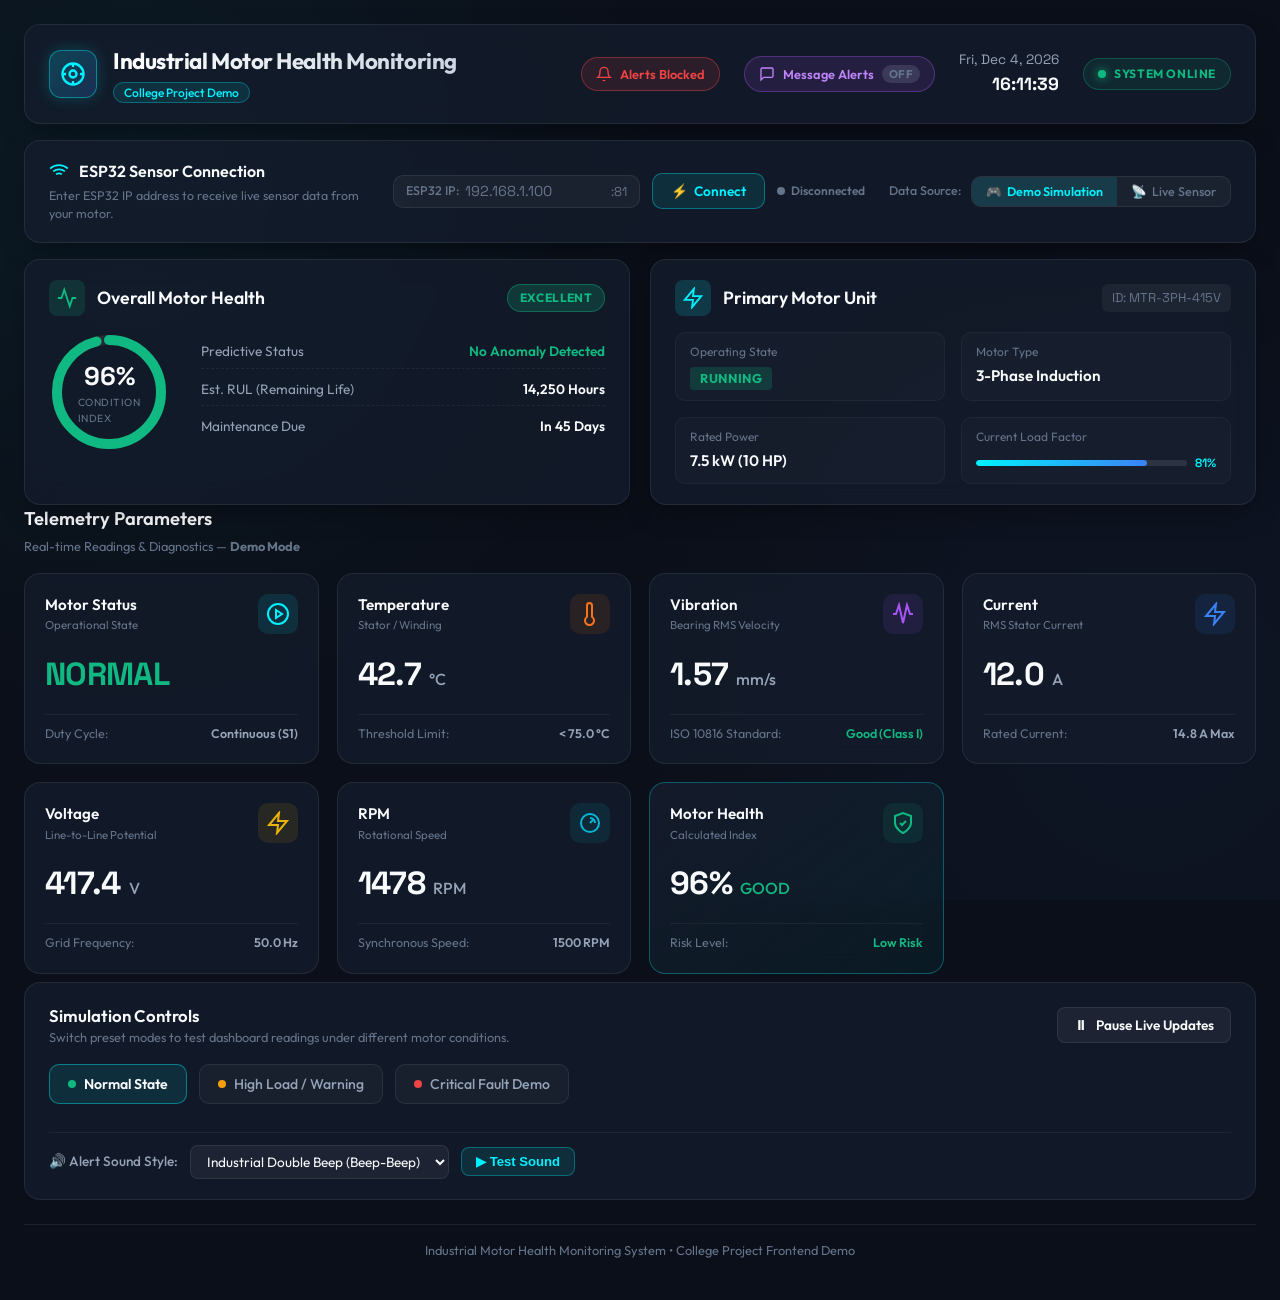
<file: index.html>
<!DOCTYPE html>
<html lang="en">
<head>
    <meta charset="UTF-8">
    <meta name="viewport" content="width=device-width, initial-scale=1.0, maximum-scale=1.0, user-scalable=no, viewport-fit=cover">
    <meta name="theme-color" content="#0b0f19">
    <meta name="apple-mobile-web-app-capable" content="yes">
    <meta name="apple-mobile-web-app-status-bar-style" content="black-translucent">
    <meta name="mobile-web-app-capable" content="yes">
    <title>Industrial Motor Health Monitoring System</title>
    <!-- Google Fonts -->
    <link rel="preconnect" href="https://fonts.googleapis.com">
    <link rel="preconnect" href="https://fonts.gstatic.com" crossorigin>
    <link href="https://fonts.googleapis.com/css2?family=Outfit:wght@300;400;500;600;700&family=Space+Grotesk:wght@400;500;600;700&display=swap" rel="stylesheet">
    <link rel="stylesheet" href="style.css">
</head>
<body>
    <div class="app-container">
        <!-- Header -->
        <header class="dashboard-header">
            <div class="header-brand">
                <div class="logo-icon">
                    <svg width="28" height="28" viewBox="0 0 24 24" fill="none" stroke="currentColor" stroke-width="2">
                        <circle cx="12" cy="12" r="9"/>
                        <path d="M12 3v3m0 12v3M3 12h3m12 0h3"/>
                        <circle cx="12" cy="12" r="3"/>
                    </svg>
                </div>
                <div>
                    <h1>Industrial Motor Health Monitoring</h1>
                    <span class="project-tag">College Project Demo</span>
                </div>
            </div>
            <div class="header-status">
                <button id="enable-notifications-btn" class="notification-btn" title="Click to enable desktop alerts for motor faults">
                    <svg width="16" height="16" viewBox="0 0 24 24" fill="none" stroke="currentColor" stroke-width="2">
                        <path d="M18 8A6 6 0 0 0 6 8c0 7-3 9-3 9h18s-3-2-3-9"/>
                        <path d="M13.73 21a2 2 0 0 1-3.46 0"/>
                    </svg>
                    <span id="notif-btn-text">Enable Push Alerts</span>
                </button>
                <button id="alert-settings-btn" class="alert-settings-btn" title="Configure Telegram & WhatsApp Critical Alerts">
                    <svg width="16" height="16" viewBox="0 0 24 24" fill="none" stroke="currentColor" stroke-width="2">
                        <path d="M21 15a2 2 0 0 1-2 2H7l-4 4V5a2 2 0 0 1 2-2h14a2 2 0 0 1 2 2z"/>
                    </svg>
                    <span>Message Alerts</span>
                    <span id="alert-status-badge" class="alert-status-badge off">Off</span>
                </button>
                <div class="time-display">
                    <span id="current-date">--</span>
                    <span id="current-time" class="time-highlight">--:--:--</span>
                </div>
                <div class="status-indicator">
                    <span class="pulse-dot"></span>
                    <span class="status-text">SYSTEM ONLINE</span>
                </div>
            </div>
        </header>

        <!-- ESP32 Connection Panel -->
        <section class="connection-panel">
            <div class="connection-card">
                <div class="conn-left">
                    <div class="conn-header">
                        <svg width="20" height="20" viewBox="0 0 24 24" fill="none" stroke="currentColor" stroke-width="2">
                            <path d="M5 12.55a11 11 0 0 1 14.08 0"/>
                            <path d="M1.42 9a16 16 0 0 1 21.16 0"/>
                            <path d="M8.53 16.11a6 6 0 0 1 6.95 0"/>
                            <line x1="12" y1="20" x2="12.01" y2="20"/>
                        </svg>
                        <h4>ESP32 Sensor Connection</h4>
                    </div>
                    <p class="conn-desc">Enter ESP32 IP address to receive live sensor data from your motor.</p>
                </div>
                <div class="conn-controls">
                    <div class="ip-input-group">
                        <label for="esp32-ip" class="ip-label">ESP32 IP:</label>
                        <input type="text" id="esp32-ip" class="ip-input" placeholder="192.168.1.100" value="">
                        <span class="ip-port">:81</span>
                    </div>
                    <button id="connect-btn" class="connect-btn">
                        <span id="connect-btn-icon" class="conn-icon">⚡</span>
                        <span id="connect-btn-text">Connect</span>
                    </button>
                    <div class="conn-status">
                        <span id="conn-status-dot" class="conn-dot offline"></span>
                        <span id="conn-status-text" class="conn-status-label">Disconnected</span>
                    </div>
                </div>
                <div class="mode-toggle-wrap">
                    <span class="mode-label">Data Source:</span>
                    <div class="mode-toggle">
                        <button id="mode-demo" class="mode-btn active" data-source="demo">
                            <span>🎮</span> Demo Simulation
                        </button>
                        <button id="mode-live" class="mode-btn" data-source="live">
                            <span>📡</span> Live Sensor
                        </button>
                    </div>
                </div>
            </div>
        </section>

        <!-- Main Dashboard Content -->
        <main class="dashboard-main">
            <!-- Emergency Critical Alert Banner -->
            <div id="critical-alert-banner" class="critical-banner hidden">
                <div class="banner-content">
                    <span class="warning-pulse-icon">🚨</span>
                    <div>
                        <strong id="critical-banner-title">CRITICAL MOTOR FAULT DETECTED!</strong>
                        <p id="critical-banner-desc">Temperature or Vibration exceeded safety thresholds. Emergency shutdown recommended.</p>
                        <div id="critical-msg-status" class="critical-msg-status"></div>
                    </div>
                </div>
                <button id="dismiss-alert-btn" class="dismiss-btn">Acknowledge Alert</button>
            </div>

            <!-- Top Summary Banner -->
            <section class="summary-banner">
                <div class="banner-card health-summary-card">
                    <div class="card-header">
                        <div class="header-left">
                            <span class="card-icon health-icon">
                                <svg width="22" height="22" viewBox="0 0 24 24" fill="none" stroke="currentColor" stroke-width="2">
                                    <path d="M22 12h-4l-3 9L9 3l-3 9H2"/>
                                </svg>
                            </span>
                            <h2>Overall Motor Health</h2>
                        </div>
                        <span id="health-badge" class="badge badge-success">EXCELLENT</span>
                    </div>
                    <div class="health-gauge-container">
                        <div class="gauge-ring">
                            <svg viewBox="0 0 120 120" class="gauge-svg">
                                <circle class="gauge-bg" cx="60" cy="60" r="52"/>
                                <circle id="gauge-progress" class="gauge-fill" cx="60" cy="60" r="52" style="stroke-dashoffset: 16.3;"/>
                            </svg>
                            <div class="gauge-center">
                                <span id="val-health-percent" class="gauge-value">95%</span>
                                <span class="gauge-label">Condition Index</span>
                            </div>
                        </div>
                        <div class="health-meta">
                            <div class="meta-item">
                                <span class="meta-label">Predictive Status</span>
                                <span id="predictive-status" class="meta-val val-green">No Anomaly Detected</span>
                            </div>
                            <div class="meta-item">
                                <span class="meta-label">Est. RUL (Remaining Life)</span>
                                <span class="meta-val">14,250 Hours</span>
                            </div>
                            <div class="meta-item">
                                <span class="meta-label">Maintenance Due</span>
                                <span class="meta-val">In 45 Days</span>
                            </div>
                        </div>
                    </div>
                </div>

                <div class="banner-card motor-state-card">
                    <div class="card-header">
                        <div class="header-left">
                            <span class="card-icon status-icon">
                                <svg width="22" height="22" viewBox="0 0 24 24" fill="none" stroke="currentColor" stroke-width="2">
                                    <path d="M13 2L3 14h9l-1 8 10-12h-9l1-8z"/>
                                </svg>
                            </span>
                            <h2>Primary Motor Unit</h2>
                        </div>
                        <span class="unit-id">ID: MTR-3PH-415V</span>
                    </div>
                    <div class="motor-info-grid">
                        <div class="info-block">
                            <span class="block-label">Operating State</span>
                            <div class="state-badge-wrap">
                                <span id="val-motor-status" class="state-badge running">RUNNING</span>
                            </div>
                        </div>
                        <div class="info-block">
                            <span class="block-label">Motor Type</span>
                            <span class="block-val">3-Phase Induction</span>
                        </div>
                        <div class="info-block">
                            <span class="block-label">Rated Power</span>
                            <span class="block-val">7.5 kW (10 HP)</span>
                        </div>
                        <div class="info-block">
                            <span class="block-label">Current Load Factor</span>
                            <div class="progress-bar-wrap">
                                <div class="progress-bar">
                                    <div id="load-progress-fill" class="progress-fill" style="width: 76%;"></div>
                                </div>
                                <span id="val-load-factor" class="progress-text">76%</span>
                            </div>
                        </div>
                    </div>
                </div>
            </section>

            <!-- Key Parameters Grid -->
            <section class="telemetry-section">
                <div class="section-title">
                    <h3>Telemetry Parameters</h3>
                    <span class="subtext" id="data-source-label">Real-time Readings &amp; Diagnostics — <strong>Demo Mode</strong></span>
                </div>

                <div class="cards-grid">
                    <!-- 1. Motor Status -->
                    <div class="card metric-card">
                        <div class="card-top">
                            <div class="metric-info">
                                <span class="metric-title">Motor Status</span>
                                <span class="metric-desc">Operational State</span>
                            </div>
                            <div class="metric-icon-wrap state-color">
                                <svg width="24" height="24" viewBox="0 0 24 24" fill="none" stroke="currentColor" stroke-width="2">
                                    <circle cx="12" cy="12" r="10"/>
                                    <polygon points="10 8 16 12 10 16 10 8"/>
                                </svg>
                            </div>
                        </div>
                        <div class="metric-main">
                            <span id="card-motor-status" class="metric-value status-text-normal">NORMAL</span>
                        </div>
                        <div class="card-footer">
                            <span class="footer-label">Duty Cycle:</span>
                            <span class="footer-val">Continuous (S1)</span>
                        </div>
                    </div>

                    <!-- 2. Temperature -->
                    <div class="card metric-card">
                        <div class="card-top">
                            <div class="metric-info">
                                <span class="metric-title">Temperature</span>
                                <span class="metric-desc">Stator / Winding</span>
                            </div>
                            <div class="metric-icon-wrap temp-color">
                                <svg width="24" height="24" viewBox="0 0 24 24" fill="none" stroke="currentColor" stroke-width="2">
                                    <path d="M14 14.76V3.5a2.5 2.5 0 0 0-5 0v11.26a4.5 4.5 0 1 0 5 0z"/>
                                </svg>
                            </div>
                        </div>
                        <div class="metric-main">
                            <span id="val-temperature" class="metric-value">42.5</span>
                            <span class="metric-unit">°C</span>
                        </div>
                        <div class="card-footer">
                            <span class="footer-label">Threshold Limit:</span>
                            <span class="footer-val">&lt; 75.0 °C</span>
                        </div>
                    </div>

                    <!-- 3. Vibration -->
                    <div class="card metric-card">
                        <div class="card-top">
                            <div class="metric-info">
                                <span class="metric-title">Vibration</span>
                                <span class="metric-desc">Bearing RMS Velocity</span>
                            </div>
                            <div class="metric-icon-wrap vibration-color">
                                <svg width="24" height="24" viewBox="0 0 24 24" fill="none" stroke="currentColor" stroke-width="2">
                                    <path d="M2 12h3l3-9 4 18 4-18 3 9h3"/>
                                </svg>
                            </div>
                        </div>
                        <div class="metric-main">
                            <span id="val-vibration" class="metric-value">1.82</span>
                            <span class="metric-unit">mm/s</span>
                        </div>
                        <div class="card-footer">
                            <span class="footer-label">ISO 10816 Standard:</span>
                            <span id="vibration-class" class="footer-val text-green">Good (Class I)</span>
                        </div>
                    </div>

                    <!-- 4. Current -->
                    <div class="card metric-card">
                        <div class="card-top">
                            <div class="metric-info">
                                <span class="metric-title">Current</span>
                                <span class="metric-desc">RMS Stator Current</span>
                            </div>
                            <div class="metric-icon-wrap current-color">
                                <svg width="24" height="24" viewBox="0 0 24 24" fill="none" stroke="currentColor" stroke-width="2">
                                    <path d="M13 2L3 14h9l-1 8 10-12h-9l1-8z"/>
                                </svg>
                            </div>
                        </div>
                        <div class="metric-main">
                            <span id="val-current" class="metric-value">12.4</span>
                            <span class="metric-unit">A</span>
                        </div>
                        <div class="card-footer">
                            <span class="footer-label">Rated Current:</span>
                            <span class="footer-val">14.8 A Max</span>
                        </div>
                    </div>

                    <!-- 5. Voltage -->
                    <div class="card metric-card">
                        <div class="card-top">
                            <div class="metric-info">
                                <span class="metric-title">Voltage</span>
                                <span class="metric-desc">Line-to-Line Potential</span>
                            </div>
                            <div class="metric-icon-wrap voltage-color">
                                <svg width="24" height="24" viewBox="0 0 24 24" fill="none" stroke="currentColor" stroke-width="2">
                                    <polygon points="13 2 3 14 12 14 11 22 21 10 12 10 13 2"/>
                                </svg>
                            </div>
                        </div>
                        <div class="metric-main">
                            <span id="val-voltage" class="metric-value">415.2</span>
                            <span class="metric-unit">V</span>
                        </div>
                        <div class="card-footer">
                            <span class="footer-label">Grid Frequency:</span>
                            <span class="footer-val">50.0 Hz</span>
                        </div>
                    </div>

                    <!-- 6. Speed (RPM) -->
                    <div class="card metric-card">
                        <div class="card-top">
                            <div class="metric-info">
                                <span class="metric-title">RPM</span>
                                <span class="metric-desc">Rotational Speed</span>
                            </div>
                            <div class="metric-icon-wrap rpm-color">
                                <svg width="24" height="24" viewBox="0 0 24 24" fill="none" stroke="currentColor" stroke-width="2">
                                    <circle cx="12" cy="12" r="9"/>
                                    <path d="M12 12L16 8"/>
                                    <path d="M12 7a5 5 0 0 1 5 5"/>
                                </svg>
                            </div>
                        </div>
                        <div class="metric-main">
                            <span id="val-rpm" class="metric-value">1482</span>
                            <span class="metric-unit">RPM</span>
                        </div>
                        <div class="card-footer">
                            <span class="footer-label">Synchronous Speed:</span>
                            <span class="footer-val">1500 RPM</span>
                        </div>
                    </div>

                    <!-- 7. Motor Health -->
                    <div class="card metric-card highlight-card">
                        <div class="card-top">
                            <div class="metric-info">
                                <span class="metric-title">Motor Health</span>
                                <span class="metric-desc">Calculated Index</span>
                            </div>
                            <div class="metric-icon-wrap health-color">
                                <svg width="24" height="24" viewBox="0 0 24 24" fill="none" stroke="currentColor" stroke-width="2">
                                    <path d="M12 22s8-4 8-10V5l-8-3-8 3v7c0 6 8 10 8 10z"/>
                                    <path d="M9 12l2 2 4-4"/>
                                </svg>
                            </div>
                        </div>
                        <div class="metric-main">
                            <span id="card-val-health" class="metric-value">95%</span>
                            <span class="metric-unit text-green" id="card-health-label">GOOD</span>
                        </div>
                        <div class="card-footer">
                            <span class="footer-label">Risk Level:</span>
                            <span id="risk-level-val" class="footer-val text-green">Low Risk</span>
                        </div>
                    </div>
                </div>
            </section>

            <!-- Interactive Demo Mode Controls -->
            <section class="controls-section">
                <div class="controls-card">
                    <div class="controls-header">
                        <div>
                            <h4>Simulation Controls</h4>
                            <p class="control-desc">Switch preset modes to test dashboard readings under different motor conditions.</p>
                        </div>
                        <button id="toggle-sim-btn" class="sim-toggle-btn active">
                            <span class="toggle-icon">⏸</span>
                            <span class="toggle-text">Pause Live Updates</span>
                        </button>
                    </div>
                    <div class="preset-buttons">
                        <button class="preset-btn active" data-mode="normal">
                            <span class="btn-dot green"></span> Normal State
                        </button>
                        <button class="preset-btn" data-mode="warning">
                            <span class="btn-dot yellow"></span> High Load / Warning
                        </button>
                        <button class="preset-btn" data-mode="fault">
                            <span class="btn-dot red"></span> Critical Fault Demo
                        </button>
                    </div>
                    <div class="sound-controls">
                        <label for="sound-selector" class="sound-label">🔊 Alert Sound Style:</label>
                        <select id="sound-selector" class="sound-select">
                            <option value="industrial_beep" selected>Industrial Double Beep (Beep-Beep)</option>
                            <option value="siren">Emergency Alarm Siren</option>
                            <option value="chime">Soft Resonant Chime</option>
                        </select>
                        <button id="test-sound-btn" class="test-sound-btn">▶ Test Sound</button>
                    </div>
                </div>
            </section>
        </main>

        <!-- Footer -->
        <footer class="dashboard-footer">
            <p>Industrial Motor Health Monitoring System &bull; College Project Frontend Demo</p>
        </footer>

        <!-- Mobile Phone Bottom Quick Bar (Shown on Smartphones) -->
        <nav class="mobile-app-bottom-bar">
            <button class="mobile-nav-btn active" data-mode="normal" title="Normal Operation">
                <span class="nav-icon">🟢</span>
                <span class="nav-label">Normal</span>
            </button>
            <button class="mobile-nav-btn" data-mode="warning" title="High Load Warning">
                <span class="nav-icon">🟡</span>
                <span class="nav-label">Warning</span>
            </button>
            <button class="mobile-nav-btn" data-mode="fault" title="Critical Fault Demo">
                <span class="nav-icon">🔴</span>
                <span class="nav-label">Fault</span>
            </button>
            <button class="mobile-nav-btn" id="mobile-alert-btn" title="Configure Message Alerts">
                <span class="nav-icon">📲</span>
                <span class="nav-label">Alerts</span>
            </button>
        </nav>
    </div>

    <!-- Alert Configuration Modal -->
    <div id="alert-modal-backdrop" class="modal-backdrop hidden">
        <div class="alert-modal" role="dialog" aria-labelledby="modal-title">
            <div class="modal-header">
                <div class="modal-title-wrap">
                    <span class="modal-icon">📲</span>
                    <div>
                        <h3 id="modal-title">Emergency Alert Messaging</h3>
                        <p class="modal-subtitle">Automatically send real-time phone alerts when motor health becomes Critical</p>
                    </div>
                </div>
                <button id="close-modal-btn" class="modal-close-btn" aria-label="Close modal">&times;</button>
            </div>

            <div class="modal-body">
                <!-- Telegram Section -->
                <div class="channel-card">
                    <div class="channel-header">
                        <div class="channel-info">
                            <span class="channel-icon telegram-icon">✈️</span>
                            <div>
                                <h4>Telegram Bot Alert</h4>
                                <span class="channel-tag tag-recommended">Recommended &bull; 100% Free &bull; Instant</span>
                            </div>
                        </div>
                        <label class="toggle-switch">
                            <input type="checkbox" id="telegram-enable-toggle">
                            <span class="slider"></span>
                        </label>
                    </div>
                    <div class="channel-form" id="telegram-form-fields">
                        <div class="form-group">
                            <label for="telegram-token-input">Bot Token:</label>
                            <div class="input-with-help">
                                <input type="password" id="telegram-token-input" placeholder="e.g. 7123456789:AAH..." autocomplete="off">
                                <button type="button" id="toggle-token-vis" class="vis-toggle-btn" title="Toggle visibility">👁</button>
                            </div>
                        </div>
                        <div class="form-group">
                            <label for="telegram-chatid-input">Chat ID:</label>
                            <input type="text" id="telegram-chatid-input" placeholder="e.g. 123456789 or @channel">
                        </div>
                        <div class="channel-actions">
                            <button type="button" id="test-telegram-btn" class="btn-test">
                                <span>📨</span> Send Test Telegram
                            </button>
                            <span id="telegram-test-result" class="test-result-label"></span>
                        </div>
                        <div class="setup-hint">
                            <details>
                                <summary>How to get Telegram Token &amp; Chat ID (2 mins)</summary>
                                <ol>
                                    <li>Open Telegram, search for <strong>@BotFather</strong>, and click Start.</li>
                                    <li>Send <code>/newbot</code>, choose a bot name &amp; username, and copy the <strong>API Token</strong>.</li>
                                    <li>Search for your newly created bot in Telegram, open it, and press <strong>/start</strong>.</li>
                                    <li>Open this link in your browser: <br><code>https://api.telegram.org/bot&lt;YOUR_TOKEN&gt;/getUpdates</code></li>
                                    <li>Find <code>"chat":{"id": 123456789}</code> &mdash; that number is your <strong>Chat ID</strong>.</li>
                                </ol>
                            </details>
                        </div>
                    </div>
                </div>

                <!-- WhatsApp Section -->
                <div class="channel-card">
                    <div class="channel-header">
                        <div class="channel-info">
                            <span class="channel-icon whatsapp-icon">💬</span>
                            <div>
                                <h4>WhatsApp Alert (CallMeBot)</h4>
                                <span class="channel-tag">Free Direct WhatsApp Message</span>
                            </div>
                        </div>
                        <label class="toggle-switch">
                            <input type="checkbox" id="whatsapp-enable-toggle">
                            <span class="slider"></span>
                        </label>
                    </div>
                    <div class="channel-form" id="whatsapp-form-fields">
                        <div class="form-group">
                            <label for="whatsapp-phone-input">Phone Number (with Country Code):</label>
                            <input type="text" id="whatsapp-phone-input" placeholder="e.g. 919876543210 (no + or spaces)">
                        </div>
                        <div class="form-group">
                            <label for="whatsapp-apikey-input">CallMeBot API Key:</label>
                            <input type="password" id="whatsapp-apikey-input" placeholder="e.g. 123456">
                        </div>
                        <div class="channel-actions">
                            <button type="button" id="test-whatsapp-btn" class="btn-test">
                                <span>📱</span> Send Test WhatsApp
                            </button>
                            <span id="whatsapp-test-result" class="test-result-label"></span>
                        </div>
                        <div class="setup-hint">
                            <details>
                                <summary>How to get CallMeBot API Key (1 min)</summary>
                                <ol>
                                    <li>Save the number <strong>+34 941 01 99 41</strong> in your phone contacts as "CallMeBot".</li>
                                    <li>Send WhatsApp message: <code>I allow callmebot to send me messages</code> to it.</li>
                                    <li>Wait 5-10 seconds for CallMeBot's reply containing your <strong>API Key</strong>.</li>
                                </ol>
                            </details>
                        </div>
                    </div>
                </div>

                <!-- Cooldown & Settings -->
                <div class="channel-card compact">
                    <div class="cooldown-row">
                        <label for="alert-cooldown-select">⏱️ Cooldown Between Messages:</label>
                        <select id="alert-cooldown-select" class="cooldown-select">
                            <option value="1">1 Minute (Testing)</option>
                            <option value="3">3 Minutes</option>
                            <option value="5" selected>5 Minutes (Recommended)</option>
                            <option value="10">10 Minutes</option>
                        </select>
                    </div>
                    <p class="cooldown-note">Prevents continuous repeated messages while the motor remains critical. When the motor recovers and faults again, an alert is sent immediately.</p>
                </div>
            </div>

            <div class="modal-footer">
                <button type="button" id="modal-save-btn" class="btn-modal-save">💾 Save Settings</button>
                <button type="button" id="modal-cancel-btn" class="btn-modal-cancel">Close</button>
            </div>
        </div>
    </div>

    <script src="script.js"></script>
</body>
</html>
</file>
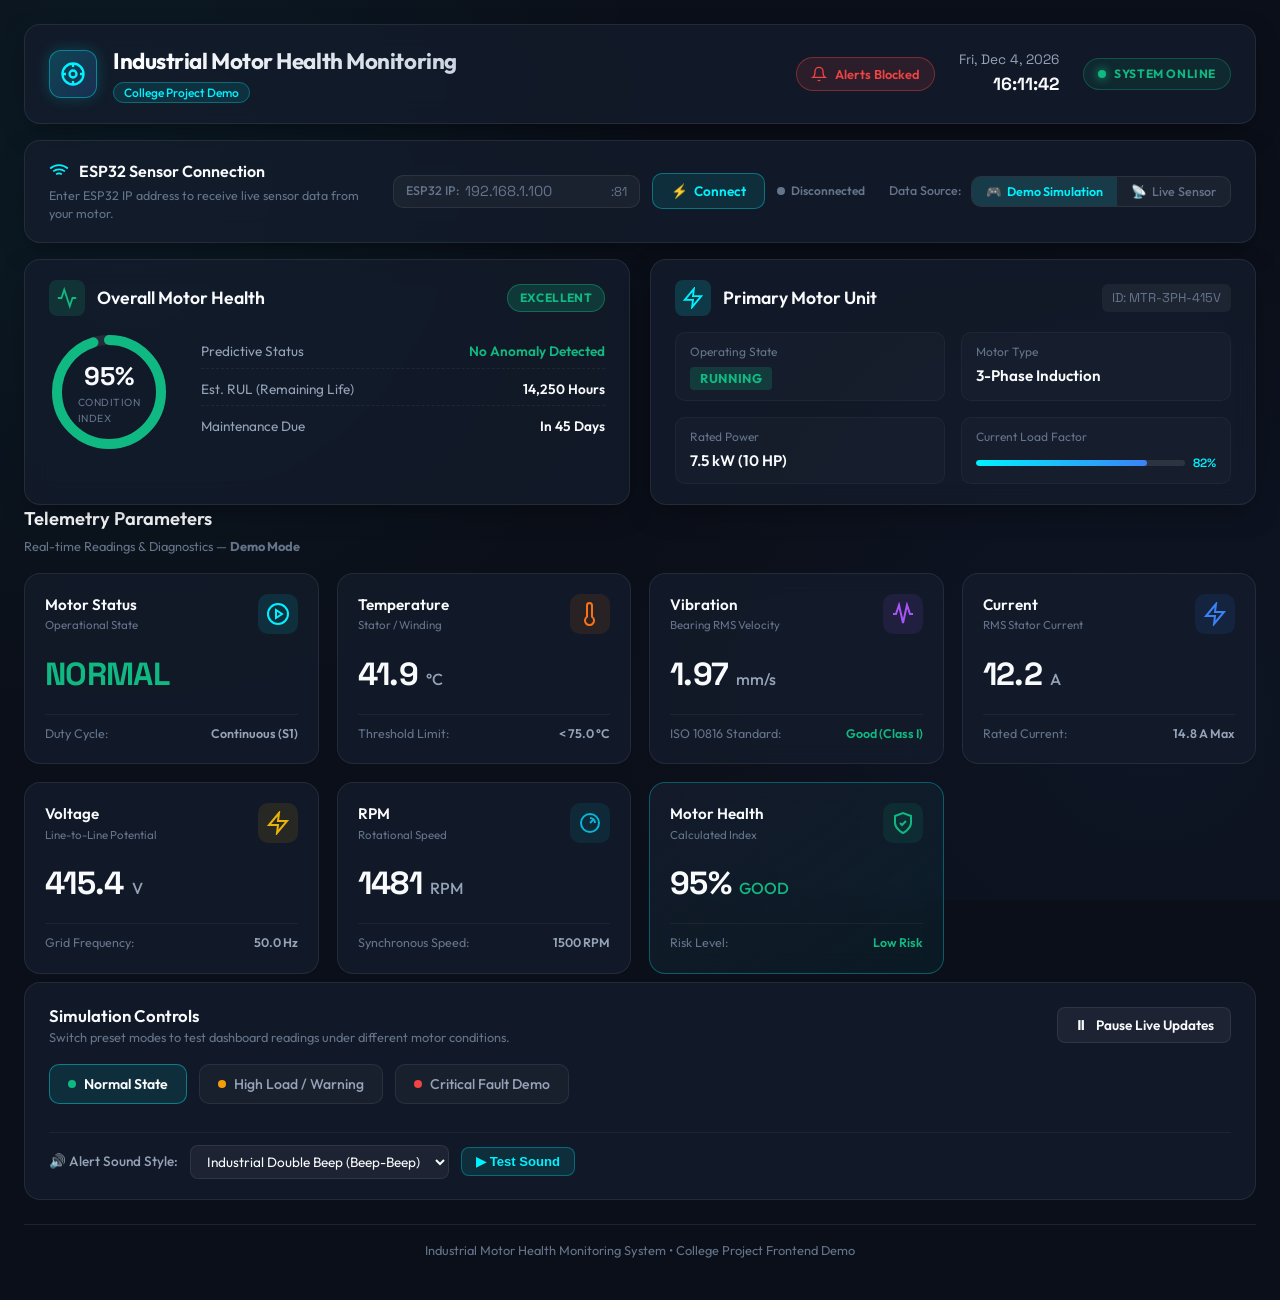
<file: backup/index.html>
<!DOCTYPE html>
<html lang="en">
<head>
    <meta charset="UTF-8">
    <meta name="viewport" content="width=device-width, initial-scale=1.0, maximum-scale=1.0, user-scalable=no, viewport-fit=cover">
    <meta name="theme-color" content="#0b0f19">
    <meta name="apple-mobile-web-app-capable" content="yes">
    <meta name="apple-mobile-web-app-status-bar-style" content="black-translucent">
    <meta name="mobile-web-app-capable" content="yes">
    <title>Industrial Motor Health Monitoring System</title>
    <!-- Google Fonts -->
    <link rel="preconnect" href="https://fonts.googleapis.com">
    <link rel="preconnect" href="https://fonts.gstatic.com" crossorigin>
    <link href="https://fonts.googleapis.com/css2?family=Outfit:wght@300;400;500;600;700&family=Space+Grotesk:wght@400;500;600;700&display=swap" rel="stylesheet">
    <link rel="stylesheet" href="style.css">
</head>
<body>
    <div class="app-container">
        <!-- Header -->
        <header class="dashboard-header">
            <div class="header-brand">
                <div class="logo-icon">
                    <svg width="28" height="28" viewBox="0 0 24 24" fill="none" stroke="currentColor" stroke-width="2">
                        <circle cx="12" cy="12" r="9"/>
                        <path d="M12 3v3m0 12v3M3 12h3m12 0h3"/>
                        <circle cx="12" cy="12" r="3"/>
                    </svg>
                </div>
                <div>
                    <h1>Industrial Motor Health Monitoring</h1>
                    <span class="project-tag">College Project Demo</span>
                </div>
            </div>
            <div class="header-status">
                <button id="enable-notifications-btn" class="notification-btn" title="Click to enable desktop alerts for motor faults">
                    <svg width="16" height="16" viewBox="0 0 24 24" fill="none" stroke="currentColor" stroke-width="2">
                        <path d="M18 8A6 6 0 0 0 6 8c0 7-3 9-3 9h18s-3-2-3-9"/>
                        <path d="M13.73 21a2 2 0 0 1-3.46 0"/>
                    </svg>
                    <span id="notif-btn-text">Enable Push Alerts</span>
                </button>
                <div class="time-display">
                    <span id="current-date">--</span>
                    <span id="current-time" class="time-highlight">--:--:--</span>
                </div>
                <div class="status-indicator">
                    <span class="pulse-dot"></span>
                    <span class="status-text">SYSTEM ONLINE</span>
                </div>
            </div>
        </header>

        <!-- ESP32 Connection Panel -->
        <section class="connection-panel">
            <div class="connection-card">
                <div class="conn-left">
                    <div class="conn-header">
                        <svg width="20" height="20" viewBox="0 0 24 24" fill="none" stroke="currentColor" stroke-width="2">
                            <path d="M5 12.55a11 11 0 0 1 14.08 0"/>
                            <path d="M1.42 9a16 16 0 0 1 21.16 0"/>
                            <path d="M8.53 16.11a6 6 0 0 1 6.95 0"/>
                            <line x1="12" y1="20" x2="12.01" y2="20"/>
                        </svg>
                        <h4>ESP32 Sensor Connection</h4>
                    </div>
                    <p class="conn-desc">Enter ESP32 IP address to receive live sensor data from your motor.</p>
                </div>
                <div class="conn-controls">
                    <div class="ip-input-group">
                        <label for="esp32-ip" class="ip-label">ESP32 IP:</label>
                        <input type="text" id="esp32-ip" class="ip-input" placeholder="192.168.1.100" value="">
                        <span class="ip-port">:81</span>
                    </div>
                    <button id="connect-btn" class="connect-btn">
                        <span id="connect-btn-icon" class="conn-icon">⚡</span>
                        <span id="connect-btn-text">Connect</span>
                    </button>
                    <div class="conn-status">
                        <span id="conn-status-dot" class="conn-dot offline"></span>
                        <span id="conn-status-text" class="conn-status-label">Disconnected</span>
                    </div>
                </div>
                <div class="mode-toggle-wrap">
                    <span class="mode-label">Data Source:</span>
                    <div class="mode-toggle">
                        <button id="mode-demo" class="mode-btn active" data-source="demo">
                            <span>🎮</span> Demo Simulation
                        </button>
                        <button id="mode-live" class="mode-btn" data-source="live">
                            <span>📡</span> Live Sensor
                        </button>
                    </div>
                </div>
            </div>
        </section>

        <!-- Main Dashboard Content -->
        <main class="dashboard-main">
            <!-- Emergency Critical Alert Banner -->
            <div id="critical-alert-banner" class="critical-banner hidden">
                <div class="banner-content">
                    <span class="warning-pulse-icon">🚨</span>
                    <div>
                        <strong id="critical-banner-title">CRITICAL MOTOR FAULT DETECTED!</strong>
                        <p id="critical-banner-desc">Temperature or Vibration exceeded safety thresholds. Emergency shutdown recommended.</p>
                    </div>
                </div>
                <button id="dismiss-alert-btn" class="dismiss-btn">Acknowledge Alert</button>
            </div>

            <!-- Top Summary Banner -->
            <section class="summary-banner">
                <div class="banner-card health-summary-card">
                    <div class="card-header">
                        <div class="header-left">
                            <span class="card-icon health-icon">
                                <svg width="22" height="22" viewBox="0 0 24 24" fill="none" stroke="currentColor" stroke-width="2">
                                    <path d="M22 12h-4l-3 9L9 3l-3 9H2"/>
                                </svg>
                            </span>
                            <h2>Overall Motor Health</h2>
                        </div>
                        <span id="health-badge" class="badge badge-success">EXCELLENT</span>
                    </div>
                    <div class="health-gauge-container">
                        <div class="gauge-ring">
                            <svg viewBox="0 0 120 120" class="gauge-svg">
                                <circle class="gauge-bg" cx="60" cy="60" r="52"/>
                                <circle id="gauge-progress" class="gauge-fill" cx="60" cy="60" r="52" style="stroke-dashoffset: 16.3;"/>
                            </svg>
                            <div class="gauge-center">
                                <span id="val-health-percent" class="gauge-value">95%</span>
                                <span class="gauge-label">Condition Index</span>
                            </div>
                        </div>
                        <div class="health-meta">
                            <div class="meta-item">
                                <span class="meta-label">Predictive Status</span>
                                <span id="predictive-status" class="meta-val val-green">No Anomaly Detected</span>
                            </div>
                            <div class="meta-item">
                                <span class="meta-label">Est. RUL (Remaining Life)</span>
                                <span class="meta-val">14,250 Hours</span>
                            </div>
                            <div class="meta-item">
                                <span class="meta-label">Maintenance Due</span>
                                <span class="meta-val">In 45 Days</span>
                            </div>
                        </div>
                    </div>
                </div>

                <div class="banner-card motor-state-card">
                    <div class="card-header">
                        <div class="header-left">
                            <span class="card-icon status-icon">
                                <svg width="22" height="22" viewBox="0 0 24 24" fill="none" stroke="currentColor" stroke-width="2">
                                    <path d="M13 2L3 14h9l-1 8 10-12h-9l1-8z"/>
                                </svg>
                            </span>
                            <h2>Primary Motor Unit</h2>
                        </div>
                        <span class="unit-id">ID: MTR-3PH-415V</span>
                    </div>
                    <div class="motor-info-grid">
                        <div class="info-block">
                            <span class="block-label">Operating State</span>
                            <div class="state-badge-wrap">
                                <span id="val-motor-status" class="state-badge running">RUNNING</span>
                            </div>
                        </div>
                        <div class="info-block">
                            <span class="block-label">Motor Type</span>
                            <span class="block-val">3-Phase Induction</span>
                        </div>
                        <div class="info-block">
                            <span class="block-label">Rated Power</span>
                            <span class="block-val">7.5 kW (10 HP)</span>
                        </div>
                        <div class="info-block">
                            <span class="block-label">Current Load Factor</span>
                            <div class="progress-bar-wrap">
                                <div class="progress-bar">
                                    <div id="load-progress-fill" class="progress-fill" style="width: 76%;"></div>
                                </div>
                                <span id="val-load-factor" class="progress-text">76%</span>
                            </div>
                        </div>
                    </div>
                </div>
            </section>

            <!-- Key Parameters Grid -->
            <section class="telemetry-section">
                <div class="section-title">
                    <h3>Telemetry Parameters</h3>
                    <span class="subtext" id="data-source-label">Real-time Readings &amp; Diagnostics — <strong>Demo Mode</strong></span>
                </div>

                <div class="cards-grid">
                    <!-- 1. Motor Status -->
                    <div class="card metric-card">
                        <div class="card-top">
                            <div class="metric-info">
                                <span class="metric-title">Motor Status</span>
                                <span class="metric-desc">Operational State</span>
                            </div>
                            <div class="metric-icon-wrap state-color">
                                <svg width="24" height="24" viewBox="0 0 24 24" fill="none" stroke="currentColor" stroke-width="2">
                                    <circle cx="12" cy="12" r="10"/>
                                    <polygon points="10 8 16 12 10 16 10 8"/>
                                </svg>
                            </div>
                        </div>
                        <div class="metric-main">
                            <span id="card-motor-status" class="metric-value status-text-normal">NORMAL</span>
                        </div>
                        <div class="card-footer">
                            <span class="footer-label">Duty Cycle:</span>
                            <span class="footer-val">Continuous (S1)</span>
                        </div>
                    </div>

                    <!-- 2. Temperature -->
                    <div class="card metric-card">
                        <div class="card-top">
                            <div class="metric-info">
                                <span class="metric-title">Temperature</span>
                                <span class="metric-desc">Stator / Winding</span>
                            </div>
                            <div class="metric-icon-wrap temp-color">
                                <svg width="24" height="24" viewBox="0 0 24 24" fill="none" stroke="currentColor" stroke-width="2">
                                    <path d="M14 14.76V3.5a2.5 2.5 0 0 0-5 0v11.26a4.5 4.5 0 1 0 5 0z"/>
                                </svg>
                            </div>
                        </div>
                        <div class="metric-main">
                            <span id="val-temperature" class="metric-value">42.5</span>
                            <span class="metric-unit">°C</span>
                        </div>
                        <div class="card-footer">
                            <span class="footer-label">Threshold Limit:</span>
                            <span class="footer-val">&lt; 75.0 °C</span>
                        </div>
                    </div>

                    <!-- 3. Vibration -->
                    <div class="card metric-card">
                        <div class="card-top">
                            <div class="metric-info">
                                <span class="metric-title">Vibration</span>
                                <span class="metric-desc">Bearing RMS Velocity</span>
                            </div>
                            <div class="metric-icon-wrap vibration-color">
                                <svg width="24" height="24" viewBox="0 0 24 24" fill="none" stroke="currentColor" stroke-width="2">
                                    <path d="M2 12h3l3-9 4 18 4-18 3 9h3"/>
                                </svg>
                            </div>
                        </div>
                        <div class="metric-main">
                            <span id="val-vibration" class="metric-value">1.82</span>
                            <span class="metric-unit">mm/s</span>
                        </div>
                        <div class="card-footer">
                            <span class="footer-label">ISO 10816 Standard:</span>
                            <span id="vibration-class" class="footer-val text-green">Good (Class I)</span>
                        </div>
                    </div>

                    <!-- 4. Current -->
                    <div class="card metric-card">
                        <div class="card-top">
                            <div class="metric-info">
                                <span class="metric-title">Current</span>
                                <span class="metric-desc">RMS Stator Current</span>
                            </div>
                            <div class="metric-icon-wrap current-color">
                                <svg width="24" height="24" viewBox="0 0 24 24" fill="none" stroke="currentColor" stroke-width="2">
                                    <path d="M13 2L3 14h9l-1 8 10-12h-9l1-8z"/>
                                </svg>
                            </div>
                        </div>
                        <div class="metric-main">
                            <span id="val-current" class="metric-value">12.4</span>
                            <span class="metric-unit">A</span>
                        </div>
                        <div class="card-footer">
                            <span class="footer-label">Rated Current:</span>
                            <span class="footer-val">14.8 A Max</span>
                        </div>
                    </div>

                    <!-- 5. Voltage -->
                    <div class="card metric-card">
                        <div class="card-top">
                            <div class="metric-info">
                                <span class="metric-title">Voltage</span>
                                <span class="metric-desc">Line-to-Line Potential</span>
                            </div>
                            <div class="metric-icon-wrap voltage-color">
                                <svg width="24" height="24" viewBox="0 0 24 24" fill="none" stroke="currentColor" stroke-width="2">
                                    <polygon points="13 2 3 14 12 14 11 22 21 10 12 10 13 2"/>
                                </svg>
                            </div>
                        </div>
                        <div class="metric-main">
                            <span id="val-voltage" class="metric-value">415.2</span>
                            <span class="metric-unit">V</span>
                        </div>
                        <div class="card-footer">
                            <span class="footer-label">Grid Frequency:</span>
                            <span class="footer-val">50.0 Hz</span>
                        </div>
                    </div>

                    <!-- 6. Speed (RPM) -->
                    <div class="card metric-card">
                        <div class="card-top">
                            <div class="metric-info">
                                <span class="metric-title">RPM</span>
                                <span class="metric-desc">Rotational Speed</span>
                            </div>
                            <div class="metric-icon-wrap rpm-color">
                                <svg width="24" height="24" viewBox="0 0 24 24" fill="none" stroke="currentColor" stroke-width="2">
                                    <circle cx="12" cy="12" r="9"/>
                                    <path d="M12 12L16 8"/>
                                    <path d="M12 7a5 5 0 0 1 5 5"/>
                                </svg>
                            </div>
                        </div>
                        <div class="metric-main">
                            <span id="val-rpm" class="metric-value">1482</span>
                            <span class="metric-unit">RPM</span>
                        </div>
                        <div class="card-footer">
                            <span class="footer-label">Synchronous Speed:</span>
                            <span class="footer-val">1500 RPM</span>
                        </div>
                    </div>

                    <!-- 7. Motor Health -->
                    <div class="card metric-card highlight-card">
                        <div class="card-top">
                            <div class="metric-info">
                                <span class="metric-title">Motor Health</span>
                                <span class="metric-desc">Calculated Index</span>
                            </div>
                            <div class="metric-icon-wrap health-color">
                                <svg width="24" height="24" viewBox="0 0 24 24" fill="none" stroke="currentColor" stroke-width="2">
                                    <path d="M12 22s8-4 8-10V5l-8-3-8 3v7c0 6 8 10 8 10z"/>
                                    <path d="M9 12l2 2 4-4"/>
                                </svg>
                            </div>
                        </div>
                        <div class="metric-main">
                            <span id="card-val-health" class="metric-value">95%</span>
                            <span class="metric-unit text-green" id="card-health-label">GOOD</span>
                        </div>
                        <div class="card-footer">
                            <span class="footer-label">Risk Level:</span>
                            <span id="risk-level-val" class="footer-val text-green">Low Risk</span>
                        </div>
                    </div>
                </div>
            </section>

            <!-- Interactive Demo Mode Controls -->
            <section class="controls-section">
                <div class="controls-card">
                    <div class="controls-header">
                        <div>
                            <h4>Simulation Controls</h4>
                            <p class="control-desc">Switch preset modes to test dashboard readings under different motor conditions.</p>
                        </div>
                        <button id="toggle-sim-btn" class="sim-toggle-btn active">
                            <span class="toggle-icon">⏸</span>
                            <span class="toggle-text">Pause Live Updates</span>
                        </button>
                    </div>
                    <div class="preset-buttons">
                        <button class="preset-btn active" data-mode="normal">
                            <span class="btn-dot green"></span> Normal State
                        </button>
                        <button class="preset-btn" data-mode="warning">
                            <span class="btn-dot yellow"></span> High Load / Warning
                        </button>
                        <button class="preset-btn" data-mode="fault">
                            <span class="btn-dot red"></span> Critical Fault Demo
                        </button>
                    </div>
                    <div class="sound-controls">
                        <label for="sound-selector" class="sound-label">🔊 Alert Sound Style:</label>
                        <select id="sound-selector" class="sound-select">
                            <option value="industrial_beep" selected>Industrial Double Beep (Beep-Beep)</option>
                            <option value="siren">Emergency Alarm Siren</option>
                            <option value="chime">Soft Resonant Chime</option>
                        </select>
                        <button id="test-sound-btn" class="test-sound-btn">▶ Test Sound</button>
                    </div>
                </div>
            </section>
        </main>

        <!-- Footer -->
        <footer class="dashboard-footer">
            <p>Industrial Motor Health Monitoring System &bull; College Project Frontend Demo</p>
        </footer>

        <!-- Mobile Phone Bottom Quick Bar (Shown on Smartphones) -->
        <nav class="mobile-app-bottom-bar">
            <button class="mobile-nav-btn active" data-mode="normal" title="Normal Operation">
                <span class="nav-icon">🟢</span>
                <span class="nav-label">Normal</span>
            </button>
            <button class="mobile-nav-btn" data-mode="warning" title="High Load Warning">
                <span class="nav-icon">🟡</span>
                <span class="nav-label">Warning</span>
            </button>
            <button class="mobile-nav-btn" data-mode="fault" title="Critical Fault Demo">
                <span class="nav-icon">🔴</span>
                <span class="nav-label">Fault</span>
            </button>
        </nav>
    </div>

    <script src="script.js"></script>
</body>
</html>
</file>
<file: style.css>
/* ==========================================================================
   Industrial Motor Health Monitoring System - Styling
   With ESP32 Connection Panel & Live/Demo Mode Toggle
   ========================================================================== */

:root {
    /* Color Palette */
    --bg-dark: #0b0f19;
    --bg-surface: #151c2c;
    --bg-card: rgba(21, 28, 44, 0.75);
    --bg-card-hover: rgba(27, 37, 57, 0.85);
    --border-color: rgba(255, 255, 255, 0.08);
    --border-highlight: rgba(0, 242, 254, 0.2);

    /* Text Colors */
    --text-primary: #f8fafc;
    --text-secondary: #94a3b8;
    --text-muted: #64748b;

    /* Brand & Accent */
    --primary-cyan: #00f2fe;
    --primary-blue: #3b82f6;
    --accent-glow: rgba(0, 242, 254, 0.15);

    /* Status Colors */
    --status-green: #10b981;
    --status-green-glow: rgba(16, 185, 129, 0.2);
    --status-yellow: #f59e0b;
    --status-yellow-glow: rgba(245, 158, 11, 0.2);
    --status-red: #ef4444;
    --status-red-glow: rgba(239, 68, 68, 0.2);

    /* Fonts */
    --font-main: 'Outfit', -apple-system, BlinkMacSystemFont, sans-serif;
    --font-mono: 'Space Grotesk', monospace;

    /* Transitions & Shadows */
    --transition-fast: 0.2s ease;
    --transition-normal: 0.3s ease;
    --shadow-card: 0 10px 30px -10px rgba(0, 0, 0, 0.5);
    --shadow-glow: 0 0 20px rgba(0, 242, 254, 0.15);
}

/* Reset & Base */
* {
    margin: 0;
    padding: 0;
    box-sizing: border-box;
}

body {
    font-family: var(--font-main);
    background-color: var(--bg-dark);
    color: var(--text-primary);
    min-height: 100vh;
    line-height: 1.5;
    background-image:
        radial-gradient(circle at 10% 20%, rgba(0, 242, 254, 0.05) 0%, transparent 40%),
        radial-gradient(circle at 90% 80%, rgba(59, 130, 246, 0.05) 0%, transparent 40%);
    background-attachment: fixed;
}

.app-container {
    max-width: 1320px;
    margin: 0 auto;
    padding: 24px;
    display: flex;
    flex-direction: column;
    gap: 24px;
    min-height: 100vh;
}

/* ==========================================================================
   Header
   ========================================================================== */
.dashboard-header {
    display: flex;
    justify-content: space-between;
    align-items: center;
    padding: 20px 24px;
    background: var(--bg-card);
    backdrop-filter: blur(12px);
    border: 1px solid var(--border-color);
    border-radius: 16px;
    box-shadow: var(--shadow-card);
}

.header-brand {
    display: flex;
    align-items: center;
    gap: 16px;
}

.logo-icon {
    width: 48px;
    height: 48px;
    background: linear-gradient(135deg, rgba(0, 242, 254, 0.2), rgba(59, 130, 246, 0.2));
    border: 1px solid rgba(0, 242, 254, 0.4);
    border-radius: 12px;
    display: flex;
    align-items: center;
    justify-content: center;
    color: var(--primary-cyan);
    box-shadow: 0 0 15px rgba(0, 242, 254, 0.2);
}

.header-brand h1 {
    font-size: 1.4rem;
    font-weight: 700;
    letter-spacing: -0.02em;
    background: linear-gradient(90deg, #ffffff, #cbd5e1);
    -webkit-background-clip: text;
    -webkit-text-fill-color: transparent;
}

.project-tag {
    font-size: 0.75rem;
    color: var(--primary-cyan);
    background: rgba(0, 242, 254, 0.1);
    padding: 2px 10px;
    border-radius: 20px;
    border: 1px solid rgba(0, 242, 254, 0.3);
    font-weight: 500;
}

.header-status {
    display: flex;
    align-items: center;
    gap: 24px;
}

/* Notification Button */
.notification-btn {
    display: flex;
    align-items: center;
    gap: 8px;
    background: rgba(0, 242, 254, 0.08);
    border: 1px solid rgba(0, 242, 254, 0.3);
    color: var(--primary-cyan);
    padding: 8px 14px;
    border-radius: 24px;
    font-family: var(--font-main);
    font-size: 0.8rem;
    font-weight: 600;
    cursor: pointer;
    transition: all var(--transition-fast);
}
.notification-btn:hover {
    background: rgba(0, 242, 254, 0.18);
    border-color: var(--primary-cyan);
    box-shadow: 0 0 12px rgba(0, 242, 254, 0.25);
}
.notification-btn.granted {
    background: rgba(16, 185, 129, 0.12);
    border-color: rgba(16, 185, 129, 0.4);
    color: var(--status-green);
}
.notification-btn.granted:hover { background: rgba(16, 185, 129, 0.22); }
.notification-btn.denied {
    background: rgba(239, 68, 68, 0.12);
    border-color: rgba(239, 68, 68, 0.4);
    color: var(--status-red);
    cursor: not-allowed;
}

/* Alert Settings Button in Header */
.alert-settings-btn {
    display: flex;
    align-items: center;
    gap: 8px;
    background: rgba(168, 85, 247, 0.12);
    border: 1px solid rgba(168, 85, 247, 0.35);
    color: #c084fc;
    padding: 8px 14px;
    border-radius: 24px;
    font-family: var(--font-main);
    font-size: 0.8rem;
    font-weight: 600;
    cursor: pointer;
    transition: all var(--transition-fast);
}
.alert-settings-btn:hover {
    background: rgba(168, 85, 247, 0.22);
    border-color: #c084fc;
    box-shadow: 0 0 12px rgba(168, 85, 247, 0.3);
}
.alert-settings-btn.active {
    background: rgba(16, 185, 129, 0.12);
    border-color: rgba(16, 185, 129, 0.45);
    color: var(--status-green);
}
.alert-settings-btn.active:hover {
    background: rgba(16, 185, 129, 0.22);
}
.alert-status-badge {
    font-size: 0.7rem;
    padding: 2px 7px;
    border-radius: 12px;
    text-transform: uppercase;
    font-weight: 700;
    letter-spacing: 0.05em;
    transition: all 0.2s ease;
}
.alert-status-badge.off {
    background: rgba(148, 163, 184, 0.2);
    color: var(--text-muted);
}
.alert-status-badge.active {
    background: rgba(16, 185, 129, 0.25);
    color: var(--status-green);
}

/* Clock */
.time-display {
    display: flex;
    flex-direction: column;
    align-items: flex-end;
    font-family: var(--font-mono);
    font-size: 0.85rem;
    color: var(--text-secondary);
}
.time-highlight {
    font-size: 1.1rem;
    font-weight: 700;
    color: var(--text-primary);
}

/* System Online Indicator */
.status-indicator {
    display: flex;
    align-items: center;
    gap: 8px;
    background: rgba(16, 185, 129, 0.1);
    border: 1px solid rgba(16, 185, 129, 0.3);
    padding: 6px 14px;
    border-radius: 30px;
}
.pulse-dot {
    width: 8px;
    height: 8px;
    background-color: var(--status-green);
    border-radius: 50%;
    box-shadow: 0 0 10px var(--status-green);
    animation: pulse 2s infinite;
}
@keyframes pulse {
    0% { transform: scale(0.95); opacity: 0.8; }
    50% { transform: scale(1.3); opacity: 1; box-shadow: 0 0 15px var(--status-green); }
    100% { transform: scale(0.95); opacity: 0.8; }
}
.status-text {
    font-size: 0.75rem;
    font-weight: 700;
    letter-spacing: 0.05em;
    color: var(--status-green);
}

/* ==========================================================================
   ESP32 Connection Panel — NEW
   ========================================================================== */
.connection-panel {
    margin: -8px 0;
}

.connection-card {
    background: var(--bg-card);
    backdrop-filter: blur(12px);
    border: 1px solid var(--border-color);
    border-radius: 16px;
    padding: 18px 24px;
    box-shadow: var(--shadow-card);
    display: flex;
    align-items: center;
    gap: 24px;
    flex-wrap: wrap;
}

.conn-left {
    flex: 1;
    min-width: 200px;
}

.conn-header {
    display: flex;
    align-items: center;
    gap: 10px;
    color: var(--primary-cyan);
    margin-bottom: 4px;
}
.conn-header h4 {
    font-size: 1rem;
    font-weight: 600;
    color: var(--text-primary);
}
.conn-desc {
    font-size: 0.78rem;
    color: var(--text-muted);
}

.conn-controls {
    display: flex;
    align-items: center;
    gap: 12px;
    flex-wrap: wrap;
}

.ip-input-group {
    display: flex;
    align-items: center;
    gap: 6px;
    background: rgba(255, 255, 255, 0.04);
    border: 1px solid var(--border-color);
    border-radius: 10px;
    padding: 6px 12px;
}

.ip-label {
    font-size: 0.78rem;
    color: var(--text-muted);
    font-weight: 500;
    white-space: nowrap;
}

.ip-input {
    background: transparent;
    border: none;
    color: var(--text-primary);
    font-family: var(--font-mono);
    font-size: 0.9rem;
    font-weight: 600;
    width: 140px;
    outline: none;
}
.ip-input::placeholder {
    color: var(--text-muted);
    font-weight: 400;
}
.ip-input:focus {
    color: var(--primary-cyan);
}

.ip-port {
    font-family: var(--font-mono);
    font-size: 0.8rem;
    color: var(--text-muted);
}

.connect-btn {
    display: flex;
    align-items: center;
    gap: 6px;
    background: rgba(0, 242, 254, 0.1);
    border: 1px solid rgba(0, 242, 254, 0.35);
    color: var(--primary-cyan);
    padding: 8px 18px;
    border-radius: 10px;
    font-family: var(--font-main);
    font-size: 0.85rem;
    font-weight: 600;
    cursor: pointer;
    transition: all var(--transition-fast);
}
.connect-btn:hover {
    background: rgba(0, 242, 254, 0.2);
    box-shadow: 0 0 12px rgba(0, 242, 254, 0.25);
}
.connect-btn.connected {
    background: rgba(239, 68, 68, 0.1);
    border-color: rgba(239, 68, 68, 0.4);
    color: var(--status-red);
}
.connect-btn.connected:hover {
    background: rgba(239, 68, 68, 0.2);
}
.connect-btn.connecting {
    background: rgba(245, 158, 11, 0.1);
    border-color: rgba(245, 158, 11, 0.4);
    color: var(--status-yellow);
    cursor: wait;
}

.conn-status {
    display: flex;
    align-items: center;
    gap: 6px;
}
.conn-dot {
    width: 8px;
    height: 8px;
    border-radius: 50%;
    transition: all 0.3s ease;
}
.conn-dot.offline {
    background: var(--text-muted);
}
.conn-dot.connecting {
    background: var(--status-yellow);
    box-shadow: 0 0 8px var(--status-yellow);
    animation: pulse 1s infinite;
}
.conn-dot.online {
    background: var(--status-green);
    box-shadow: 0 0 10px var(--status-green);
    animation: pulse 2s infinite;
}
.conn-status-label {
    font-size: 0.75rem;
    font-weight: 600;
    color: var(--text-muted);
}
.conn-status-label.online {
    color: var(--status-green);
}
.conn-status-label.connecting {
    color: var(--status-yellow);
}

/* Data Source Mode Toggle */
.mode-toggle-wrap {
    display: flex;
    align-items: center;
    gap: 10px;
}
.mode-label {
    font-size: 0.78rem;
    color: var(--text-muted);
    font-weight: 500;
    white-space: nowrap;
}
.mode-toggle {
    display: flex;
    background: rgba(255, 255, 255, 0.04);
    border: 1px solid var(--border-color);
    border-radius: 10px;
    overflow: hidden;
}
.mode-btn {
    display: flex;
    align-items: center;
    gap: 5px;
    padding: 7px 14px;
    border: none;
    background: transparent;
    color: var(--text-muted);
    font-family: var(--font-main);
    font-size: 0.78rem;
    font-weight: 500;
    cursor: pointer;
    transition: all 0.2s ease;
    white-space: nowrap;
}
.mode-btn:hover {
    color: var(--text-primary);
    background: rgba(255, 255, 255, 0.05);
}
.mode-btn.active {
    background: rgba(0, 242, 254, 0.12);
    color: var(--primary-cyan);
    font-weight: 600;
}
.mode-btn.active[data-source="live"] {
    background: rgba(16, 185, 129, 0.12);
    color: var(--status-green);
}

/* ==========================================================================
   Summary Banner (Health + Motor State) — Two Columns
   ========================================================================== */
.summary-banner {
    display: grid;
    grid-template-columns: 1fr 1fr;
    gap: 20px;
}

.banner-card {
    background: var(--bg-card);
    backdrop-filter: blur(12px);
    border: 1px solid var(--border-color);
    border-radius: 16px;
    padding: 20px 24px;
    box-shadow: var(--shadow-card);
    display: flex;
    flex-direction: column;
    gap: 16px;
    transition: transform var(--transition-normal), border-color var(--transition-normal);
}
.banner-card:hover { border-color: rgba(255, 255, 255, 0.15); }

.card-header {
    display: flex;
    justify-content: space-between;
    align-items: center;
}
.header-left {
    display: flex;
    align-items: center;
    gap: 12px;
}
.card-icon {
    width: 36px;
    height: 36px;
    border-radius: 8px;
    display: flex;
    align-items: center;
    justify-content: center;
}
.health-icon { background: rgba(16, 185, 129, 0.15); color: var(--status-green); }
.status-icon { background: rgba(0, 242, 254, 0.15); color: var(--primary-cyan); }
.card-header h2 { font-size: 1.1rem; font-weight: 600; color: var(--text-primary); }

/* Badges */
.badge { font-size: 0.75rem; font-weight: 700; padding: 4px 12px; border-radius: 20px; letter-spacing: 0.03em; }
.badge-success { background: rgba(16, 185, 129, 0.2); color: var(--status-green); border: 1px solid rgba(16, 185, 129, 0.4); }
.badge-warning { background: rgba(245, 158, 11, 0.2); color: var(--status-yellow); border: 1px solid rgba(245, 158, 11, 0.4); }
.badge-danger { background: rgba(239, 68, 68, 0.2); color: var(--status-red); border: 1px solid rgba(239, 68, 68, 0.4); }

.unit-id {
    font-family: var(--font-mono);
    font-size: 0.8rem;
    color: var(--text-muted);
    background: rgba(255, 255, 255, 0.05);
    padding: 4px 10px;
    border-radius: 6px;
}

/* Gauge Circle */
.health-gauge-container { display: flex; align-items: center; gap: 32px; }
.gauge-ring { position: relative; width: 120px; height: 120px; flex-shrink: 0; }
.gauge-svg { width: 100%; height: 100%; transform: rotate(-90deg); }
.gauge-bg { fill: none; stroke: rgba(255, 255, 255, 0.08); stroke-width: 10; }
.gauge-fill {
    fill: none; stroke: var(--status-green); stroke-width: 10; stroke-linecap: round;
    stroke-dasharray: 326.7; stroke-dashoffset: 16.3;
    transition: stroke-dashoffset 0.8s cubic-bezier(0.4, 0, 0.2, 1), stroke 0.3s ease;
}
.gauge-center { position: absolute; top: 50%; left: 50%; transform: translate(-50%, -50%); display: flex; flex-direction: column; align-items: center; }
.gauge-value { font-size: 1.6rem; font-weight: 700; font-family: var(--font-mono); color: var(--text-primary); }
.gauge-label { font-size: 0.65rem; color: var(--text-muted); text-transform: uppercase; letter-spacing: 0.05em; }

/* Health Meta Info */
.health-meta { display: flex; flex-direction: column; gap: 10px; width: 100%; }
.meta-item { display: flex; justify-content: space-between; align-items: center; font-size: 0.85rem; border-bottom: 1px dashed rgba(255, 255, 255, 0.06); padding-bottom: 6px; }
.meta-item:last-child { border-bottom: none; }
.meta-label { color: var(--text-secondary); }
.meta-val { font-weight: 600; color: var(--text-primary); }

/* Motor Info Grid */
.motor-info-grid { display: grid; grid-template-columns: 1fr 1fr; gap: 16px; }
.info-block { display: flex; flex-direction: column; gap: 4px; background: rgba(255, 255, 255, 0.02); padding: 10px 14px; border-radius: 10px; border: 1px solid rgba(255, 255, 255, 0.04); }
.block-label { font-size: 0.75rem; color: var(--text-muted); }
.block-val { font-size: 0.95rem; font-weight: 600; }
.state-badge { display: inline-block; padding: 2px 10px; border-radius: 4px; font-size: 0.8rem; font-weight: 700; letter-spacing: 0.05em; }
.state-badge.running { background: rgba(16, 185, 129, 0.2); color: var(--status-green); }
.state-badge.warning { background: rgba(245, 158, 11, 0.2); color: var(--status-yellow); }
.state-badge.fault { background: rgba(239, 68, 68, 0.2); color: var(--status-red); }

/* Progress bar */
.progress-bar-wrap { display: flex; align-items: center; gap: 8px; margin-top: 4px; }
.progress-bar { flex: 1; height: 6px; background: rgba(255, 255, 255, 0.1); border-radius: 3px; overflow: hidden; }
.progress-fill { height: 100%; background: linear-gradient(90deg, var(--primary-cyan), var(--primary-blue)); border-radius: 3px; transition: width 0.5s ease; }
.progress-text { font-size: 0.75rem; font-family: var(--font-mono); font-weight: 600; color: var(--primary-cyan); }

/* ==========================================================================
   Telemetry Cards Grid — 4 per row on desktop
   ========================================================================== */
.telemetry-section { display: flex; flex-direction: column; gap: 16px; }
.section-title h3 { font-size: 1.15rem; font-weight: 600; }
.section-title .subtext { font-size: 0.8rem; color: var(--text-muted); }

.cards-grid {
    display: grid;
    grid-template-columns: repeat(4, 1fr);
    gap: 18px;
}

.card {
    background: var(--bg-card); backdrop-filter: blur(12px); border: 1px solid var(--border-color);
    border-radius: 16px; padding: 20px; display: flex; flex-direction: column;
    justify-content: space-between; gap: 16px;
    transition: transform var(--transition-fast), box-shadow var(--transition-fast), border-color var(--transition-fast);
}
.card:hover { transform: translateY(-3px); box-shadow: 0 12px 24px -10px rgba(0, 0, 0, 0.6); border-color: rgba(255, 255, 255, 0.15); }
.highlight-card { border-color: rgba(0, 242, 254, 0.3); background: linear-gradient(145deg, rgba(21, 28, 44, 0.9), rgba(0, 242, 254, 0.05)); }

.card-top { display: flex; justify-content: space-between; align-items: flex-start; }
.metric-info { display: flex; flex-direction: column; }
.metric-title { font-size: 0.95rem; font-weight: 600; color: var(--text-primary); display: block; }
.metric-desc { font-size: 0.72rem; color: var(--text-muted); }

.metric-icon-wrap { width: 40px; height: 40px; border-radius: 10px; display: flex; align-items: center; justify-content: center; background: rgba(255, 255, 255, 0.04); }
.state-color { color: var(--primary-cyan); background: rgba(0, 242, 254, 0.1); }
.temp-color { color: #f97316; background: rgba(249, 115, 22, 0.1); }
.vibration-color { color: #a855f7; background: rgba(168, 85, 247, 0.1); }
.current-color { color: #3b82f6; background: rgba(59, 130, 246, 0.1); }
.voltage-color { color: #eab308; background: rgba(234, 179, 8, 0.1); }
.rpm-color { color: #06b6d4; background: rgba(6, 182, 212, 0.1); }
.health-color { color: var(--status-green); background: rgba(16, 185, 129, 0.1); }

.metric-main { display: flex; align-items: baseline; gap: 8px; }
.metric-value { font-size: 2rem; font-weight: 700; font-family: var(--font-mono); color: var(--text-primary); letter-spacing: -0.02em; transition: color 0.3s ease; }
.metric-unit { font-size: 1rem; color: var(--text-secondary); font-weight: 500; }

.card-footer { display: flex; justify-content: space-between; align-items: center; font-size: 0.78rem; padding-top: 10px; border-top: 1px solid rgba(255, 255, 255, 0.05); }
.footer-label { color: var(--text-muted); }
.footer-val { font-weight: 600; color: var(--text-secondary); }

/* Text utility classes */
.text-green, .status-text-normal, .val-green { color: var(--status-green) !important; }
.text-yellow, .status-text-warning, .val-yellow { color: var(--status-yellow) !important; }
.text-red, .status-text-fault, .val-red { color: var(--status-red) !important; }

/* ==========================================================================
   Simulation Controls
   ========================================================================== */
.controls-section { margin-top: 8px; }
.controls-card { background: var(--bg-card); backdrop-filter: blur(12px); border: 1px solid var(--border-color); border-radius: 16px; padding: 20px 24px; display: flex; flex-direction: column; gap: 16px; }
.controls-header { display: flex; justify-content: space-between; align-items: center; flex-wrap: wrap; gap: 12px; }
.controls-header h4 { font-size: 1.05rem; font-weight: 600; }
.control-desc { font-size: 0.8rem; color: var(--text-muted); }

.sim-toggle-btn { display: flex; align-items: center; gap: 8px; background: rgba(255, 255, 255, 0.05); border: 1px solid var(--border-color); color: var(--text-primary); padding: 8px 16px; border-radius: 8px; font-family: var(--font-main); font-weight: 600; font-size: 0.85rem; cursor: pointer; transition: all var(--transition-fast); }
.sim-toggle-btn:hover { background: rgba(255, 255, 255, 0.1); border-color: rgba(255, 255, 255, 0.2); }

.preset-buttons { display: flex; gap: 12px; flex-wrap: wrap; }
.preset-btn { display: flex; align-items: center; gap: 8px; background: rgba(255, 255, 255, 0.03); border: 1px solid var(--border-color); color: var(--text-secondary); padding: 10px 18px; border-radius: 10px; font-family: var(--font-main); font-size: 0.88rem; font-weight: 500; cursor: pointer; transition: all var(--transition-fast); }
.preset-btn:hover { background: rgba(255, 255, 255, 0.07); color: var(--text-primary); }
.preset-btn.active { background: rgba(0, 242, 254, 0.1); border-color: rgba(0, 242, 254, 0.4); color: var(--text-primary); font-weight: 600; }
.btn-dot { width: 8px; height: 8px; border-radius: 50%; }
.btn-dot.green { background: var(--status-green); }
.btn-dot.yellow { background: var(--status-yellow); }
.btn-dot.red { background: var(--status-red); }

.sound-controls { display: flex; align-items: center; gap: 12px; margin-top: 12px; padding-top: 12px; border-top: 1px solid rgba(255, 255, 255, 0.05); flex-wrap: wrap; }
.sound-label { font-size: 0.85rem; font-weight: 500; color: var(--text-secondary); }
.sound-select { background: rgba(255, 255, 255, 0.05); border: 1px solid var(--border-color); color: var(--text-primary); padding: 6px 12px; border-radius: 8px; font-family: var(--font-main); font-size: 0.85rem; cursor: pointer; outline: none; transition: border-color 0.2s ease; }
.sound-select:focus { border-color: var(--primary-cyan); }
.sound-select option { background: var(--bg-dark); color: var(--text-primary); }
.test-sound-btn { background: rgba(0, 242, 254, 0.1); border: 1px solid rgba(0, 242, 254, 0.3); color: var(--primary-cyan); padding: 6px 14px; border-radius: 8px; font-size: 0.82rem; font-weight: 600; cursor: pointer; transition: all 0.2s ease; }
.test-sound-btn:hover { background: rgba(0, 242, 254, 0.2); box-shadow: 0 0 10px rgba(0, 242, 254, 0.2); }

/* ==========================================================================
   Footer
   ========================================================================== */
.dashboard-footer { text-align: center; padding: 16px 0; font-size: 0.8rem; color: var(--text-muted); border-top: 1px solid var(--border-color); margin-top: auto; }

/* ==========================================================================
   Critical Fault Emergency Banner
   ========================================================================== */
.critical-banner { display: flex; justify-content: space-between; align-items: center; background: linear-gradient(90deg, rgba(239, 68, 68, 0.25), rgba(185, 28, 28, 0.4)); border: 1px solid rgba(239, 68, 68, 0.8); border-radius: 12px; padding: 14px 20px; box-shadow: 0 0 25px rgba(239, 68, 68, 0.4); animation: flashDanger 1.2s infinite ease-in-out; transition: all 0.3s ease; }
.critical-banner.hidden { display: none; }
@keyframes flashDanger {
    0%, 100% { border-color: rgba(239, 68, 68, 0.9); box-shadow: 0 0 25px rgba(239, 68, 68, 0.4); }
    50% { border-color: rgba(255, 255, 255, 0.9); box-shadow: 0 0 35px rgba(239, 68, 68, 0.8); }
}
.banner-content { display: flex; align-items: center; gap: 14px; }
.warning-pulse-icon { font-size: 1.6rem; animation: pulseIcon 0.8s infinite alternate; }
@keyframes pulseIcon { from { transform: scale(1); } to { transform: scale(1.25); } }
.banner-content strong { color: #ffffff; font-size: 1.05rem; letter-spacing: 0.03em; }
.banner-content p { color: #fca5a5; font-size: 0.82rem; }
.critical-msg-status {
    display: flex;
    flex-wrap: wrap;
    gap: 8px;
    margin-top: 6px;
}
.critical-msg-badge {
    display: inline-flex;
    align-items: center;
    gap: 6px;
    background: rgba(0, 0, 0, 0.4);
    border: 1px solid rgba(255, 255, 255, 0.25);
    border-radius: 6px;
    padding: 3px 8px;
    font-size: 0.75rem;
    color: #fef08a;
    font-family: var(--font-mono);
}
.critical-msg-badge.success {
    border-color: rgba(16, 185, 129, 0.5);
    color: #86efac;
}
.critical-msg-badge.error {
    border-color: rgba(239, 68, 68, 0.5);
    color: #fca5a5;
}
.dismiss-btn { background: rgba(255, 255, 255, 0.15); border: 1px solid rgba(255, 255, 255, 0.4); color: #ffffff; padding: 6px 14px; border-radius: 6px; font-weight: 600; font-size: 0.8rem; cursor: pointer; transition: background 0.2s ease; white-space: nowrap; }
.dismiss-btn:hover { background: rgba(255, 255, 255, 0.3); }

/* ==========================================================================
   Alert Configuration Modal
   ========================================================================== */
.modal-backdrop {
    position: fixed;
    top: 0;
    left: 0;
    right: 0;
    bottom: 0;
    background: rgba(11, 15, 25, 0.85);
    backdrop-filter: blur(8px);
    display: flex;
    justify-content: center;
    align-items: center;
    z-index: 9999;
    padding: 16px;
    transition: opacity 0.25s ease, visibility 0.25s ease;
}
.modal-backdrop.hidden {
    opacity: 0;
    visibility: hidden;
    pointer-events: none;
}
.alert-modal {
    background: var(--bg-surface);
    border: 1px solid var(--border-highlight);
    box-shadow: 0 20px 50px rgba(0, 0, 0, 0.7), 0 0 30px rgba(0, 242, 254, 0.15);
    border-radius: 16px;
    width: 100%;
    max-width: 600px;
    max-height: 90vh;
    display: flex;
    flex-direction: column;
    overflow: hidden;
    animation: modalSlideIn 0.3s cubic-bezier(0.16, 1, 0.3, 1);
}
@keyframes modalSlideIn {
    from { transform: translateY(20px) scale(0.96); opacity: 0; }
    to { transform: translateY(0) scale(1); opacity: 1; }
}
.modal-header {
    display: flex;
    justify-content: space-between;
    align-items: center;
    padding: 18px 24px;
    border-bottom: 1px solid var(--border-color);
    background: rgba(21, 28, 44, 0.9);
}
.modal-title-wrap {
    display: flex;
    align-items: center;
    gap: 12px;
}
.modal-icon {
    font-size: 1.6rem;
}
.modal-header h3 {
    font-size: 1.15rem;
    font-weight: 700;
    color: var(--text-primary);
}
.modal-subtitle {
    font-size: 0.78rem;
    color: var(--text-secondary);
    margin-top: 2px;
}
.modal-close-btn {
    background: transparent;
    border: none;
    color: var(--text-muted);
    font-size: 1.8rem;
    cursor: pointer;
    line-height: 1;
    padding: 0 4px;
    transition: color 0.2s ease;
}
.modal-close-btn:hover {
    color: var(--text-primary);
}
.modal-body {
    padding: 20px 24px;
    overflow-y: auto;
    display: flex;
    flex-direction: column;
    gap: 16px;
}
.channel-card {
    background: rgba(11, 15, 25, 0.55);
    border: 1px solid var(--border-color);
    border-radius: 12px;
    padding: 16px;
    transition: border-color var(--transition-fast);
}
.channel-card:focus-within {
    border-color: rgba(0, 242, 254, 0.35);
}
.channel-card.compact {
    padding: 12px 16px;
}
.channel-header {
    display: flex;
    justify-content: space-between;
    align-items: center;
}
.channel-info {
    display: flex;
    align-items: center;
    gap: 12px;
}
.channel-icon {
    font-size: 1.5rem;
    width: 38px;
    height: 38px;
    display: flex;
    align-items: center;
    justify-content: center;
    border-radius: 10px;
    background: rgba(255, 255, 255, 0.05);
}
.channel-info h4 {
    font-size: 0.95rem;
    color: var(--text-primary);
    font-weight: 600;
}
.channel-tag {
    font-size: 0.72rem;
    color: var(--text-secondary);
}
.channel-tag.tag-recommended {
    color: var(--primary-cyan);
    font-weight: 600;
}
/* Toggle Switch */
.toggle-switch {
    position: relative;
    display: inline-block;
    width: 44px;
    height: 24px;
    flex-shrink: 0;
}
.toggle-switch input {
    opacity: 0;
    width: 0;
    height: 0;
}
.slider {
    position: absolute;
    cursor: pointer;
    top: 0; left: 0; right: 0; bottom: 0;
    background-color: rgba(148, 163, 184, 0.25);
    transition: .3s;
    border-radius: 24px;
    border: 1px solid var(--border-color);
}
.slider:before {
    position: absolute;
    content: "";
    height: 16px;
    width: 16px;
    left: 3px;
    bottom: 3px;
    background-color: white;
    transition: .3s;
    border-radius: 50%;
}
.toggle-switch input:checked + .slider {
    background: linear-gradient(135deg, var(--primary-cyan), var(--primary-blue));
    border-color: var(--primary-cyan);
}
.toggle-switch input:checked + .slider:before {
    transform: translateX(20px);
}
/* Channel Form */
.channel-form {
    margin-top: 14px;
    padding-top: 14px;
    border-top: 1px solid rgba(255, 255, 255, 0.06);
    display: flex;
    flex-direction: column;
    gap: 12px;
}
.channel-form.disabled {
    opacity: 0.4;
    pointer-events: none;
}
.form-group {
    display: flex;
    flex-direction: column;
    gap: 6px;
}
.form-group label {
    font-size: 0.78rem;
    color: var(--text-secondary);
    font-weight: 500;
}
.channel-form input[type="text"],
.channel-form input[type="password"] {
    width: 100%;
    background: rgba(15, 23, 42, 0.85);
    border: 1px solid var(--border-color);
    border-radius: 8px;
    padding: 8px 12px;
    color: var(--text-primary);
    font-family: var(--font-mono);
    font-size: 0.82rem;
    outline: none;
    transition: border-color var(--transition-fast);
}
.channel-form input:focus {
    border-color: var(--primary-cyan);
    box-shadow: 0 0 8px rgba(0, 242, 254, 0.2);
}
.input-with-help {
    position: relative;
    display: flex;
    align-items: center;
}
.vis-toggle-btn {
    position: absolute;
    right: 8px;
    background: transparent;
    border: none;
    color: var(--text-muted);
    cursor: pointer;
    font-size: 0.9rem;
    padding: 4px;
}
.vis-toggle-btn:hover {
    color: var(--text-primary);
}
.channel-actions {
    display: flex;
    align-items: center;
    gap: 12px;
    margin-top: 4px;
    flex-wrap: wrap;
}
.btn-test {
    display: inline-flex;
    align-items: center;
    gap: 6px;
    background: rgba(0, 242, 254, 0.1);
    border: 1px solid rgba(0, 242, 254, 0.3);
    color: var(--primary-cyan);
    padding: 6px 12px;
    border-radius: 6px;
    font-size: 0.78rem;
    font-weight: 600;
    cursor: pointer;
    transition: all var(--transition-fast);
}
.btn-test:hover:not(:disabled) {
    background: rgba(0, 242, 254, 0.2);
    border-color: var(--primary-cyan);
}
.btn-test:disabled {
    opacity: 0.5;
    cursor: not-allowed;
}
.test-result-label {
    font-size: 0.76rem;
    font-weight: 500;
}
.test-result-label.success { color: var(--status-green); }
.test-result-label.error { color: var(--status-red); }
.test-result-label.loading { color: var(--status-yellow); }

.setup-hint {
    background: rgba(255, 255, 255, 0.03);
    border-radius: 6px;
    padding: 8px 10px;
    font-size: 0.74rem;
}
.setup-hint summary {
    cursor: pointer;
    color: var(--text-secondary);
    font-weight: 500;
}
.setup-hint summary:hover {
    color: var(--primary-cyan);
}
.setup-hint ol {
    margin: 8px 0 2px 18px;
    color: var(--text-secondary);
    line-height: 1.5;
}
.setup-hint code {
    background: rgba(0, 0, 0, 0.4);
    padding: 1px 4px;
    border-radius: 4px;
    color: #e2e8f0;
    font-family: var(--font-mono);
    word-break: break-all;
}

.cooldown-row {
    display: flex;
    justify-content: space-between;
    align-items: center;
    gap: 12px;
}
.cooldown-row label {
    font-size: 0.82rem;
    color: var(--text-primary);
    font-weight: 500;
}
.cooldown-select {
    background: rgba(15, 23, 42, 0.85);
    border: 1px solid var(--border-color);
    border-radius: 6px;
    padding: 6px 10px;
    color: var(--text-primary);
    font-family: var(--font-main);
    font-size: 0.8rem;
    outline: none;
    cursor: pointer;
}
.cooldown-note {
    font-size: 0.72rem;
    color: var(--text-muted);
    margin-top: 6px;
}

.modal-footer {
    display: flex;
    justify-content: flex-end;
    align-items: center;
    gap: 12px;
    padding: 16px 24px;
    border-top: 1px solid var(--border-color);
    background: rgba(21, 28, 44, 0.9);
}
.btn-modal-save {
    background: linear-gradient(135deg, var(--primary-cyan), var(--primary-blue));
    border: none;
    color: #0b0f19;
    padding: 8px 18px;
    border-radius: 8px;
    font-weight: 700;
    font-size: 0.85rem;
    cursor: pointer;
    transition: all var(--transition-fast);
}
.btn-modal-save:hover {
    opacity: 0.9;
    box-shadow: 0 0 16px rgba(0, 242, 254, 0.35);
}
.btn-modal-cancel {
    background: transparent;
    border: 1px solid var(--border-color);
    color: var(--text-secondary);
    padding: 8px 16px;
    border-radius: 8px;
    font-size: 0.85rem;
    cursor: pointer;
    transition: all var(--transition-fast);
}
.btn-modal-cancel:hover {
    border-color: var(--text-muted);
    color: var(--text-primary);
}

/* ==========================================================================
   Smartphone Mobile Responsive
   ========================================================================== */
.mobile-app-bottom-bar { display: none; }
button, select, input { -webkit-tap-highlight-color: transparent; touch-action: manipulation; }

@media (max-width: 1100px) {
    .cards-grid { grid-template-columns: repeat(2, 1fr); }
}

@media (max-width: 768px) {
    .app-container { padding: 12px 12px 85px 12px; }
    .summary-banner { grid-template-columns: 1fr; }
    .cards-grid { grid-template-columns: 1fr; }
    .dashboard-header { flex-direction: column; align-items: flex-start; gap: 12px; padding: 16px; }
    .header-brand h1 { font-size: 1.1rem; }
    .header-status { width: 100%; justify-content: space-between; flex-wrap: wrap; gap: 10px; }
    .notification-btn { width: 100%; justify-content: center; padding: 10px; }
    .alert-settings-btn { width: 100%; justify-content: center; padding: 10px; }
    .alert-modal { max-height: 95vh; }
    .channel-header { flex-wrap: wrap; gap: 8px; }
    .cooldown-row { flex-direction: column; align-items: flex-start; gap: 8px; }
    .health-gauge-container { flex-direction: column; align-items: center; gap: 16px; }
    .motor-info-grid { grid-template-columns: 1fr; }
    .preset-btn, .sim-toggle-btn, .test-sound-btn { min-height: 44px; }
    .controls-header { flex-direction: column; align-items: flex-start; }
    .sound-controls { flex-direction: column; align-items: flex-start; }

    /* Connection panel mobile */
    .connection-card { flex-direction: column; align-items: flex-start; }
    .conn-controls { width: 100%; }
    .ip-input-group { flex: 1; }
    .mode-toggle-wrap { width: 100%; }
    .mode-toggle { width: 100%; }
    .mode-btn { flex: 1; justify-content: center; }

    /* Bottom bar */
    .mobile-app-bottom-bar {
        display: flex; position: fixed; bottom: 0; left: 0; right: 0;
        background: rgba(15, 23, 42, 0.95); backdrop-filter: blur(16px);
        border-top: 1px solid var(--border-color); padding: 8px 16px;
        padding-bottom: max(8px, env(safe-area-inset-bottom));
        justify-content: space-around; align-items: center; z-index: 1000;
        box-shadow: 0 -10px 25px rgba(0, 0, 0, 0.5);
    }
    .mobile-nav-btn { display: flex; flex-direction: column; align-items: center; gap: 2px; background: transparent; border: none; color: var(--text-secondary); font-family: var(--font-main); font-size: 0.75rem; cursor: pointer; padding: 4px 12px; border-radius: 8px; transition: all 0.2s ease; }
    .mobile-nav-btn.active { color: var(--text-primary); background: rgba(0, 242, 254, 0.1); font-weight: 600; }
    .mobile-nav-btn .nav-icon { font-size: 1.1rem; }
}
</file>
<file: backup/style.css>
/* ==========================================================================
   Industrial Motor Health Monitoring System - Styling
   With ESP32 Connection Panel & Live/Demo Mode Toggle
   ========================================================================== */

:root {
    /* Color Palette */
    --bg-dark: #0b0f19;
    --bg-surface: #151c2c;
    --bg-card: rgba(21, 28, 44, 0.75);
    --bg-card-hover: rgba(27, 37, 57, 0.85);
    --border-color: rgba(255, 255, 255, 0.08);
    --border-highlight: rgba(0, 242, 254, 0.2);

    /* Text Colors */
    --text-primary: #f8fafc;
    --text-secondary: #94a3b8;
    --text-muted: #64748b;

    /* Brand & Accent */
    --primary-cyan: #00f2fe;
    --primary-blue: #3b82f6;
    --accent-glow: rgba(0, 242, 254, 0.15);

    /* Status Colors */
    --status-green: #10b981;
    --status-green-glow: rgba(16, 185, 129, 0.2);
    --status-yellow: #f59e0b;
    --status-yellow-glow: rgba(245, 158, 11, 0.2);
    --status-red: #ef4444;
    --status-red-glow: rgba(239, 68, 68, 0.2);

    /* Fonts */
    --font-main: 'Outfit', -apple-system, BlinkMacSystemFont, sans-serif;
    --font-mono: 'Space Grotesk', monospace;

    /* Transitions & Shadows */
    --transition-fast: 0.2s ease;
    --transition-normal: 0.3s ease;
    --shadow-card: 0 10px 30px -10px rgba(0, 0, 0, 0.5);
    --shadow-glow: 0 0 20px rgba(0, 242, 254, 0.15);
}

/* Reset & Base */
* {
    margin: 0;
    padding: 0;
    box-sizing: border-box;
}

body {
    font-family: var(--font-main);
    background-color: var(--bg-dark);
    color: var(--text-primary);
    min-height: 100vh;
    line-height: 1.5;
    background-image:
        radial-gradient(circle at 10% 20%, rgba(0, 242, 254, 0.05) 0%, transparent 40%),
        radial-gradient(circle at 90% 80%, rgba(59, 130, 246, 0.05) 0%, transparent 40%);
    background-attachment: fixed;
}

.app-container {
    max-width: 1320px;
    margin: 0 auto;
    padding: 24px;
    display: flex;
    flex-direction: column;
    gap: 24px;
    min-height: 100vh;
}

/* ==========================================================================
   Header
   ========================================================================== */
.dashboard-header {
    display: flex;
    justify-content: space-between;
    align-items: center;
    padding: 20px 24px;
    background: var(--bg-card);
    backdrop-filter: blur(12px);
    border: 1px solid var(--border-color);
    border-radius: 16px;
    box-shadow: var(--shadow-card);
}

.header-brand {
    display: flex;
    align-items: center;
    gap: 16px;
}

.logo-icon {
    width: 48px;
    height: 48px;
    background: linear-gradient(135deg, rgba(0, 242, 254, 0.2), rgba(59, 130, 246, 0.2));
    border: 1px solid rgba(0, 242, 254, 0.4);
    border-radius: 12px;
    display: flex;
    align-items: center;
    justify-content: center;
    color: var(--primary-cyan);
    box-shadow: 0 0 15px rgba(0, 242, 254, 0.2);
}

.header-brand h1 {
    font-size: 1.4rem;
    font-weight: 700;
    letter-spacing: -0.02em;
    background: linear-gradient(90deg, #ffffff, #cbd5e1);
    -webkit-background-clip: text;
    -webkit-text-fill-color: transparent;
}

.project-tag {
    font-size: 0.75rem;
    color: var(--primary-cyan);
    background: rgba(0, 242, 254, 0.1);
    padding: 2px 10px;
    border-radius: 20px;
    border: 1px solid rgba(0, 242, 254, 0.3);
    font-weight: 500;
}

.header-status {
    display: flex;
    align-items: center;
    gap: 24px;
}

/* Notification Button */
.notification-btn {
    display: flex;
    align-items: center;
    gap: 8px;
    background: rgba(0, 242, 254, 0.08);
    border: 1px solid rgba(0, 242, 254, 0.3);
    color: var(--primary-cyan);
    padding: 8px 14px;
    border-radius: 24px;
    font-family: var(--font-main);
    font-size: 0.8rem;
    font-weight: 600;
    cursor: pointer;
    transition: all var(--transition-fast);
}
.notification-btn:hover {
    background: rgba(0, 242, 254, 0.18);
    border-color: var(--primary-cyan);
    box-shadow: 0 0 12px rgba(0, 242, 254, 0.25);
}
.notification-btn.granted {
    background: rgba(16, 185, 129, 0.12);
    border-color: rgba(16, 185, 129, 0.4);
    color: var(--status-green);
}
.notification-btn.granted:hover { background: rgba(16, 185, 129, 0.22); }
.notification-btn.denied {
    background: rgba(239, 68, 68, 0.12);
    border-color: rgba(239, 68, 68, 0.4);
    color: var(--status-red);
    cursor: not-allowed;
}

/* Clock */
.time-display {
    display: flex;
    flex-direction: column;
    align-items: flex-end;
    font-family: var(--font-mono);
    font-size: 0.85rem;
    color: var(--text-secondary);
}
.time-highlight {
    font-size: 1.1rem;
    font-weight: 700;
    color: var(--text-primary);
}

/* System Online Indicator */
.status-indicator {
    display: flex;
    align-items: center;
    gap: 8px;
    background: rgba(16, 185, 129, 0.1);
    border: 1px solid rgba(16, 185, 129, 0.3);
    padding: 6px 14px;
    border-radius: 30px;
}
.pulse-dot {
    width: 8px;
    height: 8px;
    background-color: var(--status-green);
    border-radius: 50%;
    box-shadow: 0 0 10px var(--status-green);
    animation: pulse 2s infinite;
}
@keyframes pulse {
    0% { transform: scale(0.95); opacity: 0.8; }
    50% { transform: scale(1.3); opacity: 1; box-shadow: 0 0 15px var(--status-green); }
    100% { transform: scale(0.95); opacity: 0.8; }
}
.status-text {
    font-size: 0.75rem;
    font-weight: 700;
    letter-spacing: 0.05em;
    color: var(--status-green);
}

/* ==========================================================================
   ESP32 Connection Panel — NEW
   ========================================================================== */
.connection-panel {
    margin: -8px 0;
}

.connection-card {
    background: var(--bg-card);
    backdrop-filter: blur(12px);
    border: 1px solid var(--border-color);
    border-radius: 16px;
    padding: 18px 24px;
    box-shadow: var(--shadow-card);
    display: flex;
    align-items: center;
    gap: 24px;
    flex-wrap: wrap;
}

.conn-left {
    flex: 1;
    min-width: 200px;
}

.conn-header {
    display: flex;
    align-items: center;
    gap: 10px;
    color: var(--primary-cyan);
    margin-bottom: 4px;
}
.conn-header h4 {
    font-size: 1rem;
    font-weight: 600;
    color: var(--text-primary);
}
.conn-desc {
    font-size: 0.78rem;
    color: var(--text-muted);
}

.conn-controls {
    display: flex;
    align-items: center;
    gap: 12px;
    flex-wrap: wrap;
}

.ip-input-group {
    display: flex;
    align-items: center;
    gap: 6px;
    background: rgba(255, 255, 255, 0.04);
    border: 1px solid var(--border-color);
    border-radius: 10px;
    padding: 6px 12px;
}

.ip-label {
    font-size: 0.78rem;
    color: var(--text-muted);
    font-weight: 500;
    white-space: nowrap;
}

.ip-input {
    background: transparent;
    border: none;
    color: var(--text-primary);
    font-family: var(--font-mono);
    font-size: 0.9rem;
    font-weight: 600;
    width: 140px;
    outline: none;
}
.ip-input::placeholder {
    color: var(--text-muted);
    font-weight: 400;
}
.ip-input:focus {
    color: var(--primary-cyan);
}

.ip-port {
    font-family: var(--font-mono);
    font-size: 0.8rem;
    color: var(--text-muted);
}

.connect-btn {
    display: flex;
    align-items: center;
    gap: 6px;
    background: rgba(0, 242, 254, 0.1);
    border: 1px solid rgba(0, 242, 254, 0.35);
    color: var(--primary-cyan);
    padding: 8px 18px;
    border-radius: 10px;
    font-family: var(--font-main);
    font-size: 0.85rem;
    font-weight: 600;
    cursor: pointer;
    transition: all var(--transition-fast);
}
.connect-btn:hover {
    background: rgba(0, 242, 254, 0.2);
    box-shadow: 0 0 12px rgba(0, 242, 254, 0.25);
}
.connect-btn.connected {
    background: rgba(239, 68, 68, 0.1);
    border-color: rgba(239, 68, 68, 0.4);
    color: var(--status-red);
}
.connect-btn.connected:hover {
    background: rgba(239, 68, 68, 0.2);
}
.connect-btn.connecting {
    background: rgba(245, 158, 11, 0.1);
    border-color: rgba(245, 158, 11, 0.4);
    color: var(--status-yellow);
    cursor: wait;
}

.conn-status {
    display: flex;
    align-items: center;
    gap: 6px;
}
.conn-dot {
    width: 8px;
    height: 8px;
    border-radius: 50%;
    transition: all 0.3s ease;
}
.conn-dot.offline {
    background: var(--text-muted);
}
.conn-dot.connecting {
    background: var(--status-yellow);
    box-shadow: 0 0 8px var(--status-yellow);
    animation: pulse 1s infinite;
}
.conn-dot.online {
    background: var(--status-green);
    box-shadow: 0 0 10px var(--status-green);
    animation: pulse 2s infinite;
}
.conn-status-label {
    font-size: 0.75rem;
    font-weight: 600;
    color: var(--text-muted);
}
.conn-status-label.online {
    color: var(--status-green);
}
.conn-status-label.connecting {
    color: var(--status-yellow);
}

/* Data Source Mode Toggle */
.mode-toggle-wrap {
    display: flex;
    align-items: center;
    gap: 10px;
}
.mode-label {
    font-size: 0.78rem;
    color: var(--text-muted);
    font-weight: 500;
    white-space: nowrap;
}
.mode-toggle {
    display: flex;
    background: rgba(255, 255, 255, 0.04);
    border: 1px solid var(--border-color);
    border-radius: 10px;
    overflow: hidden;
}
.mode-btn {
    display: flex;
    align-items: center;
    gap: 5px;
    padding: 7px 14px;
    border: none;
    background: transparent;
    color: var(--text-muted);
    font-family: var(--font-main);
    font-size: 0.78rem;
    font-weight: 500;
    cursor: pointer;
    transition: all 0.2s ease;
    white-space: nowrap;
}
.mode-btn:hover {
    color: var(--text-primary);
    background: rgba(255, 255, 255, 0.05);
}
.mode-btn.active {
    background: rgba(0, 242, 254, 0.12);
    color: var(--primary-cyan);
    font-weight: 600;
}
.mode-btn.active[data-source="live"] {
    background: rgba(16, 185, 129, 0.12);
    color: var(--status-green);
}

/* ==========================================================================
   Summary Banner (Health + Motor State) — Two Columns
   ========================================================================== */
.summary-banner {
    display: grid;
    grid-template-columns: 1fr 1fr;
    gap: 20px;
}

.banner-card {
    background: var(--bg-card);
    backdrop-filter: blur(12px);
    border: 1px solid var(--border-color);
    border-radius: 16px;
    padding: 20px 24px;
    box-shadow: var(--shadow-card);
    display: flex;
    flex-direction: column;
    gap: 16px;
    transition: transform var(--transition-normal), border-color var(--transition-normal);
}
.banner-card:hover { border-color: rgba(255, 255, 255, 0.15); }

.card-header {
    display: flex;
    justify-content: space-between;
    align-items: center;
}
.header-left {
    display: flex;
    align-items: center;
    gap: 12px;
}
.card-icon {
    width: 36px;
    height: 36px;
    border-radius: 8px;
    display: flex;
    align-items: center;
    justify-content: center;
}
.health-icon { background: rgba(16, 185, 129, 0.15); color: var(--status-green); }
.status-icon { background: rgba(0, 242, 254, 0.15); color: var(--primary-cyan); }
.card-header h2 { font-size: 1.1rem; font-weight: 600; color: var(--text-primary); }

/* Badges */
.badge { font-size: 0.75rem; font-weight: 700; padding: 4px 12px; border-radius: 20px; letter-spacing: 0.03em; }
.badge-success { background: rgba(16, 185, 129, 0.2); color: var(--status-green); border: 1px solid rgba(16, 185, 129, 0.4); }
.badge-warning { background: rgba(245, 158, 11, 0.2); color: var(--status-yellow); border: 1px solid rgba(245, 158, 11, 0.4); }
.badge-danger { background: rgba(239, 68, 68, 0.2); color: var(--status-red); border: 1px solid rgba(239, 68, 68, 0.4); }

.unit-id {
    font-family: var(--font-mono);
    font-size: 0.8rem;
    color: var(--text-muted);
    background: rgba(255, 255, 255, 0.05);
    padding: 4px 10px;
    border-radius: 6px;
}

/* Gauge Circle */
.health-gauge-container { display: flex; align-items: center; gap: 32px; }
.gauge-ring { position: relative; width: 120px; height: 120px; flex-shrink: 0; }
.gauge-svg { width: 100%; height: 100%; transform: rotate(-90deg); }
.gauge-bg { fill: none; stroke: rgba(255, 255, 255, 0.08); stroke-width: 10; }
.gauge-fill {
    fill: none; stroke: var(--status-green); stroke-width: 10; stroke-linecap: round;
    stroke-dasharray: 326.7; stroke-dashoffset: 16.3;
    transition: stroke-dashoffset 0.8s cubic-bezier(0.4, 0, 0.2, 1), stroke 0.3s ease;
}
.gauge-center { position: absolute; top: 50%; left: 50%; transform: translate(-50%, -50%); display: flex; flex-direction: column; align-items: center; }
.gauge-value { font-size: 1.6rem; font-weight: 700; font-family: var(--font-mono); color: var(--text-primary); }
.gauge-label { font-size: 0.65rem; color: var(--text-muted); text-transform: uppercase; letter-spacing: 0.05em; }

/* Health Meta Info */
.health-meta { display: flex; flex-direction: column; gap: 10px; width: 100%; }
.meta-item { display: flex; justify-content: space-between; align-items: center; font-size: 0.85rem; border-bottom: 1px dashed rgba(255, 255, 255, 0.06); padding-bottom: 6px; }
.meta-item:last-child { border-bottom: none; }
.meta-label { color: var(--text-secondary); }
.meta-val { font-weight: 600; color: var(--text-primary); }

/* Motor Info Grid */
.motor-info-grid { display: grid; grid-template-columns: 1fr 1fr; gap: 16px; }
.info-block { display: flex; flex-direction: column; gap: 4px; background: rgba(255, 255, 255, 0.02); padding: 10px 14px; border-radius: 10px; border: 1px solid rgba(255, 255, 255, 0.04); }
.block-label { font-size: 0.75rem; color: var(--text-muted); }
.block-val { font-size: 0.95rem; font-weight: 600; }
.state-badge { display: inline-block; padding: 2px 10px; border-radius: 4px; font-size: 0.8rem; font-weight: 700; letter-spacing: 0.05em; }
.state-badge.running { background: rgba(16, 185, 129, 0.2); color: var(--status-green); }
.state-badge.warning { background: rgba(245, 158, 11, 0.2); color: var(--status-yellow); }
.state-badge.fault { background: rgba(239, 68, 68, 0.2); color: var(--status-red); }

/* Progress bar */
.progress-bar-wrap { display: flex; align-items: center; gap: 8px; margin-top: 4px; }
.progress-bar { flex: 1; height: 6px; background: rgba(255, 255, 255, 0.1); border-radius: 3px; overflow: hidden; }
.progress-fill { height: 100%; background: linear-gradient(90deg, var(--primary-cyan), var(--primary-blue)); border-radius: 3px; transition: width 0.5s ease; }
.progress-text { font-size: 0.75rem; font-family: var(--font-mono); font-weight: 600; color: var(--primary-cyan); }

/* ==========================================================================
   Telemetry Cards Grid — 4 per row on desktop
   ========================================================================== */
.telemetry-section { display: flex; flex-direction: column; gap: 16px; }
.section-title h3 { font-size: 1.15rem; font-weight: 600; }
.section-title .subtext { font-size: 0.8rem; color: var(--text-muted); }

.cards-grid {
    display: grid;
    grid-template-columns: repeat(4, 1fr);
    gap: 18px;
}

.card {
    background: var(--bg-card); backdrop-filter: blur(12px); border: 1px solid var(--border-color);
    border-radius: 16px; padding: 20px; display: flex; flex-direction: column;
    justify-content: space-between; gap: 16px;
    transition: transform var(--transition-fast), box-shadow var(--transition-fast), border-color var(--transition-fast);
}
.card:hover { transform: translateY(-3px); box-shadow: 0 12px 24px -10px rgba(0, 0, 0, 0.6); border-color: rgba(255, 255, 255, 0.15); }
.highlight-card { border-color: rgba(0, 242, 254, 0.3); background: linear-gradient(145deg, rgba(21, 28, 44, 0.9), rgba(0, 242, 254, 0.05)); }

.card-top { display: flex; justify-content: space-between; align-items: flex-start; }
.metric-info { display: flex; flex-direction: column; }
.metric-title { font-size: 0.95rem; font-weight: 600; color: var(--text-primary); display: block; }
.metric-desc { font-size: 0.72rem; color: var(--text-muted); }

.metric-icon-wrap { width: 40px; height: 40px; border-radius: 10px; display: flex; align-items: center; justify-content: center; background: rgba(255, 255, 255, 0.04); }
.state-color { color: var(--primary-cyan); background: rgba(0, 242, 254, 0.1); }
.temp-color { color: #f97316; background: rgba(249, 115, 22, 0.1); }
.vibration-color { color: #a855f7; background: rgba(168, 85, 247, 0.1); }
.current-color { color: #3b82f6; background: rgba(59, 130, 246, 0.1); }
.voltage-color { color: #eab308; background: rgba(234, 179, 8, 0.1); }
.rpm-color { color: #06b6d4; background: rgba(6, 182, 212, 0.1); }
.health-color { color: var(--status-green); background: rgba(16, 185, 129, 0.1); }

.metric-main { display: flex; align-items: baseline; gap: 8px; }
.metric-value { font-size: 2rem; font-weight: 700; font-family: var(--font-mono); color: var(--text-primary); letter-spacing: -0.02em; transition: color 0.3s ease; }
.metric-unit { font-size: 1rem; color: var(--text-secondary); font-weight: 500; }

.card-footer { display: flex; justify-content: space-between; align-items: center; font-size: 0.78rem; padding-top: 10px; border-top: 1px solid rgba(255, 255, 255, 0.05); }
.footer-label { color: var(--text-muted); }
.footer-val { font-weight: 600; color: var(--text-secondary); }

/* Text utility classes */
.text-green, .status-text-normal, .val-green { color: var(--status-green) !important; }
.text-yellow, .status-text-warning, .val-yellow { color: var(--status-yellow) !important; }
.text-red, .status-text-fault, .val-red { color: var(--status-red) !important; }

/* ==========================================================================
   Simulation Controls
   ========================================================================== */
.controls-section { margin-top: 8px; }
.controls-card { background: var(--bg-card); backdrop-filter: blur(12px); border: 1px solid var(--border-color); border-radius: 16px; padding: 20px 24px; display: flex; flex-direction: column; gap: 16px; }
.controls-header { display: flex; justify-content: space-between; align-items: center; flex-wrap: wrap; gap: 12px; }
.controls-header h4 { font-size: 1.05rem; font-weight: 600; }
.control-desc { font-size: 0.8rem; color: var(--text-muted); }

.sim-toggle-btn { display: flex; align-items: center; gap: 8px; background: rgba(255, 255, 255, 0.05); border: 1px solid var(--border-color); color: var(--text-primary); padding: 8px 16px; border-radius: 8px; font-family: var(--font-main); font-weight: 600; font-size: 0.85rem; cursor: pointer; transition: all var(--transition-fast); }
.sim-toggle-btn:hover { background: rgba(255, 255, 255, 0.1); border-color: rgba(255, 255, 255, 0.2); }

.preset-buttons { display: flex; gap: 12px; flex-wrap: wrap; }
.preset-btn { display: flex; align-items: center; gap: 8px; background: rgba(255, 255, 255, 0.03); border: 1px solid var(--border-color); color: var(--text-secondary); padding: 10px 18px; border-radius: 10px; font-family: var(--font-main); font-size: 0.88rem; font-weight: 500; cursor: pointer; transition: all var(--transition-fast); }
.preset-btn:hover { background: rgba(255, 255, 255, 0.07); color: var(--text-primary); }
.preset-btn.active { background: rgba(0, 242, 254, 0.1); border-color: rgba(0, 242, 254, 0.4); color: var(--text-primary); font-weight: 600; }
.btn-dot { width: 8px; height: 8px; border-radius: 50%; }
.btn-dot.green { background: var(--status-green); }
.btn-dot.yellow { background: var(--status-yellow); }
.btn-dot.red { background: var(--status-red); }

.sound-controls { display: flex; align-items: center; gap: 12px; margin-top: 12px; padding-top: 12px; border-top: 1px solid rgba(255, 255, 255, 0.05); flex-wrap: wrap; }
.sound-label { font-size: 0.85rem; font-weight: 500; color: var(--text-secondary); }
.sound-select { background: rgba(255, 255, 255, 0.05); border: 1px solid var(--border-color); color: var(--text-primary); padding: 6px 12px; border-radius: 8px; font-family: var(--font-main); font-size: 0.85rem; cursor: pointer; outline: none; transition: border-color 0.2s ease; }
.sound-select:focus { border-color: var(--primary-cyan); }
.sound-select option { background: var(--bg-dark); color: var(--text-primary); }
.test-sound-btn { background: rgba(0, 242, 254, 0.1); border: 1px solid rgba(0, 242, 254, 0.3); color: var(--primary-cyan); padding: 6px 14px; border-radius: 8px; font-size: 0.82rem; font-weight: 600; cursor: pointer; transition: all 0.2s ease; }
.test-sound-btn:hover { background: rgba(0, 242, 254, 0.2); box-shadow: 0 0 10px rgba(0, 242, 254, 0.2); }

/* ==========================================================================
   Footer
   ========================================================================== */
.dashboard-footer { text-align: center; padding: 16px 0; font-size: 0.8rem; color: var(--text-muted); border-top: 1px solid var(--border-color); margin-top: auto; }

/* ==========================================================================
   Critical Fault Emergency Banner
   ========================================================================== */
.critical-banner { display: flex; justify-content: space-between; align-items: center; background: linear-gradient(90deg, rgba(239, 68, 68, 0.25), rgba(185, 28, 28, 0.4)); border: 1px solid rgba(239, 68, 68, 0.8); border-radius: 12px; padding: 14px 20px; box-shadow: 0 0 25px rgba(239, 68, 68, 0.4); animation: flashDanger 1.2s infinite ease-in-out; transition: all 0.3s ease; }
.critical-banner.hidden { display: none; }
@keyframes flashDanger {
    0%, 100% { border-color: rgba(239, 68, 68, 0.9); box-shadow: 0 0 25px rgba(239, 68, 68, 0.4); }
    50% { border-color: rgba(255, 255, 255, 0.9); box-shadow: 0 0 35px rgba(239, 68, 68, 0.8); }
}
.banner-content { display: flex; align-items: center; gap: 14px; }
.warning-pulse-icon { font-size: 1.6rem; animation: pulseIcon 0.8s infinite alternate; }
@keyframes pulseIcon { from { transform: scale(1); } to { transform: scale(1.25); } }
.banner-content strong { color: #ffffff; font-size: 1.05rem; letter-spacing: 0.03em; }
.banner-content p { color: #fca5a5; font-size: 0.82rem; }
.dismiss-btn { background: rgba(255, 255, 255, 0.15); border: 1px solid rgba(255, 255, 255, 0.4); color: #ffffff; padding: 6px 14px; border-radius: 6px; font-weight: 600; font-size: 0.8rem; cursor: pointer; transition: background 0.2s ease; white-space: nowrap; }
.dismiss-btn:hover { background: rgba(255, 255, 255, 0.3); }

/* ==========================================================================
   Smartphone Mobile Responsive
   ========================================================================== */
.mobile-app-bottom-bar { display: none; }
button, select, input { -webkit-tap-highlight-color: transparent; touch-action: manipulation; }

@media (max-width: 1100px) {
    .cards-grid { grid-template-columns: repeat(2, 1fr); }
}

@media (max-width: 768px) {
    .app-container { padding: 12px 12px 85px 12px; }
    .summary-banner { grid-template-columns: 1fr; }
    .cards-grid { grid-template-columns: 1fr; }
    .dashboard-header { flex-direction: column; align-items: flex-start; gap: 12px; padding: 16px; }
    .header-brand h1 { font-size: 1.1rem; }
    .header-status { width: 100%; justify-content: space-between; flex-wrap: wrap; gap: 10px; }
    .notification-btn { width: 100%; justify-content: center; padding: 10px; }
    .health-gauge-container { flex-direction: column; align-items: center; gap: 16px; }
    .motor-info-grid { grid-template-columns: 1fr; }
    .preset-btn, .sim-toggle-btn, .test-sound-btn { min-height: 44px; }
    .controls-header { flex-direction: column; align-items: flex-start; }
    .sound-controls { flex-direction: column; align-items: flex-start; }

    /* Connection panel mobile */
    .connection-card { flex-direction: column; align-items: flex-start; }
    .conn-controls { width: 100%; }
    .ip-input-group { flex: 1; }
    .mode-toggle-wrap { width: 100%; }
    .mode-toggle { width: 100%; }
    .mode-btn { flex: 1; justify-content: center; }

    /* Bottom bar */
    .mobile-app-bottom-bar {
        display: flex; position: fixed; bottom: 0; left: 0; right: 0;
        background: rgba(15, 23, 42, 0.95); backdrop-filter: blur(16px);
        border-top: 1px solid var(--border-color); padding: 8px 16px;
        padding-bottom: max(8px, env(safe-area-inset-bottom));
        justify-content: space-around; align-items: center; z-index: 1000;
        box-shadow: 0 -10px 25px rgba(0, 0, 0, 0.5);
    }
    .mobile-nav-btn { display: flex; flex-direction: column; align-items: center; gap: 2px; background: transparent; border: none; color: var(--text-secondary); font-family: var(--font-main); font-size: 0.75rem; cursor: pointer; padding: 4px 12px; border-radius: 8px; transition: all 0.2s ease; }
    .mobile-nav-btn.active { color: var(--text-primary); background: rgba(0, 242, 254, 0.1); font-weight: 600; }
    .mobile-nav-btn .nav-icon { font-size: 1.1rem; }
}
</file>
